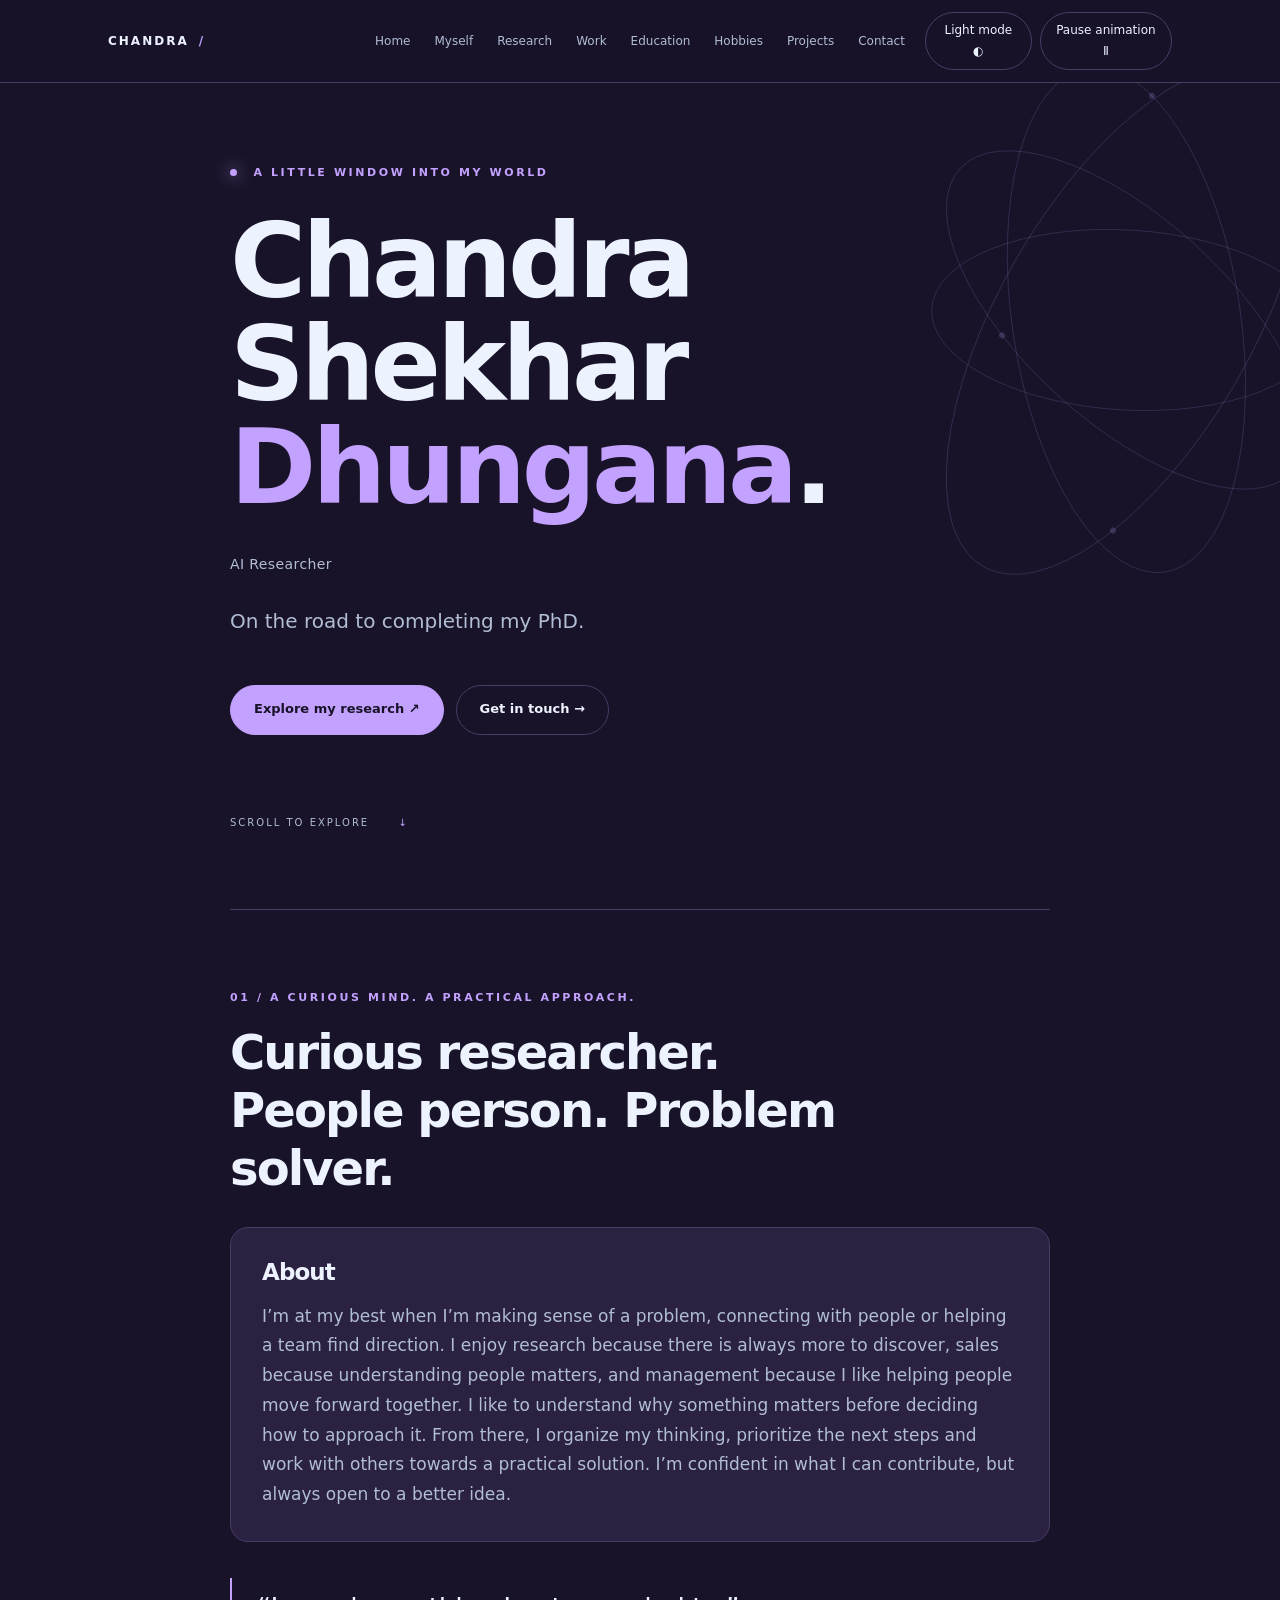
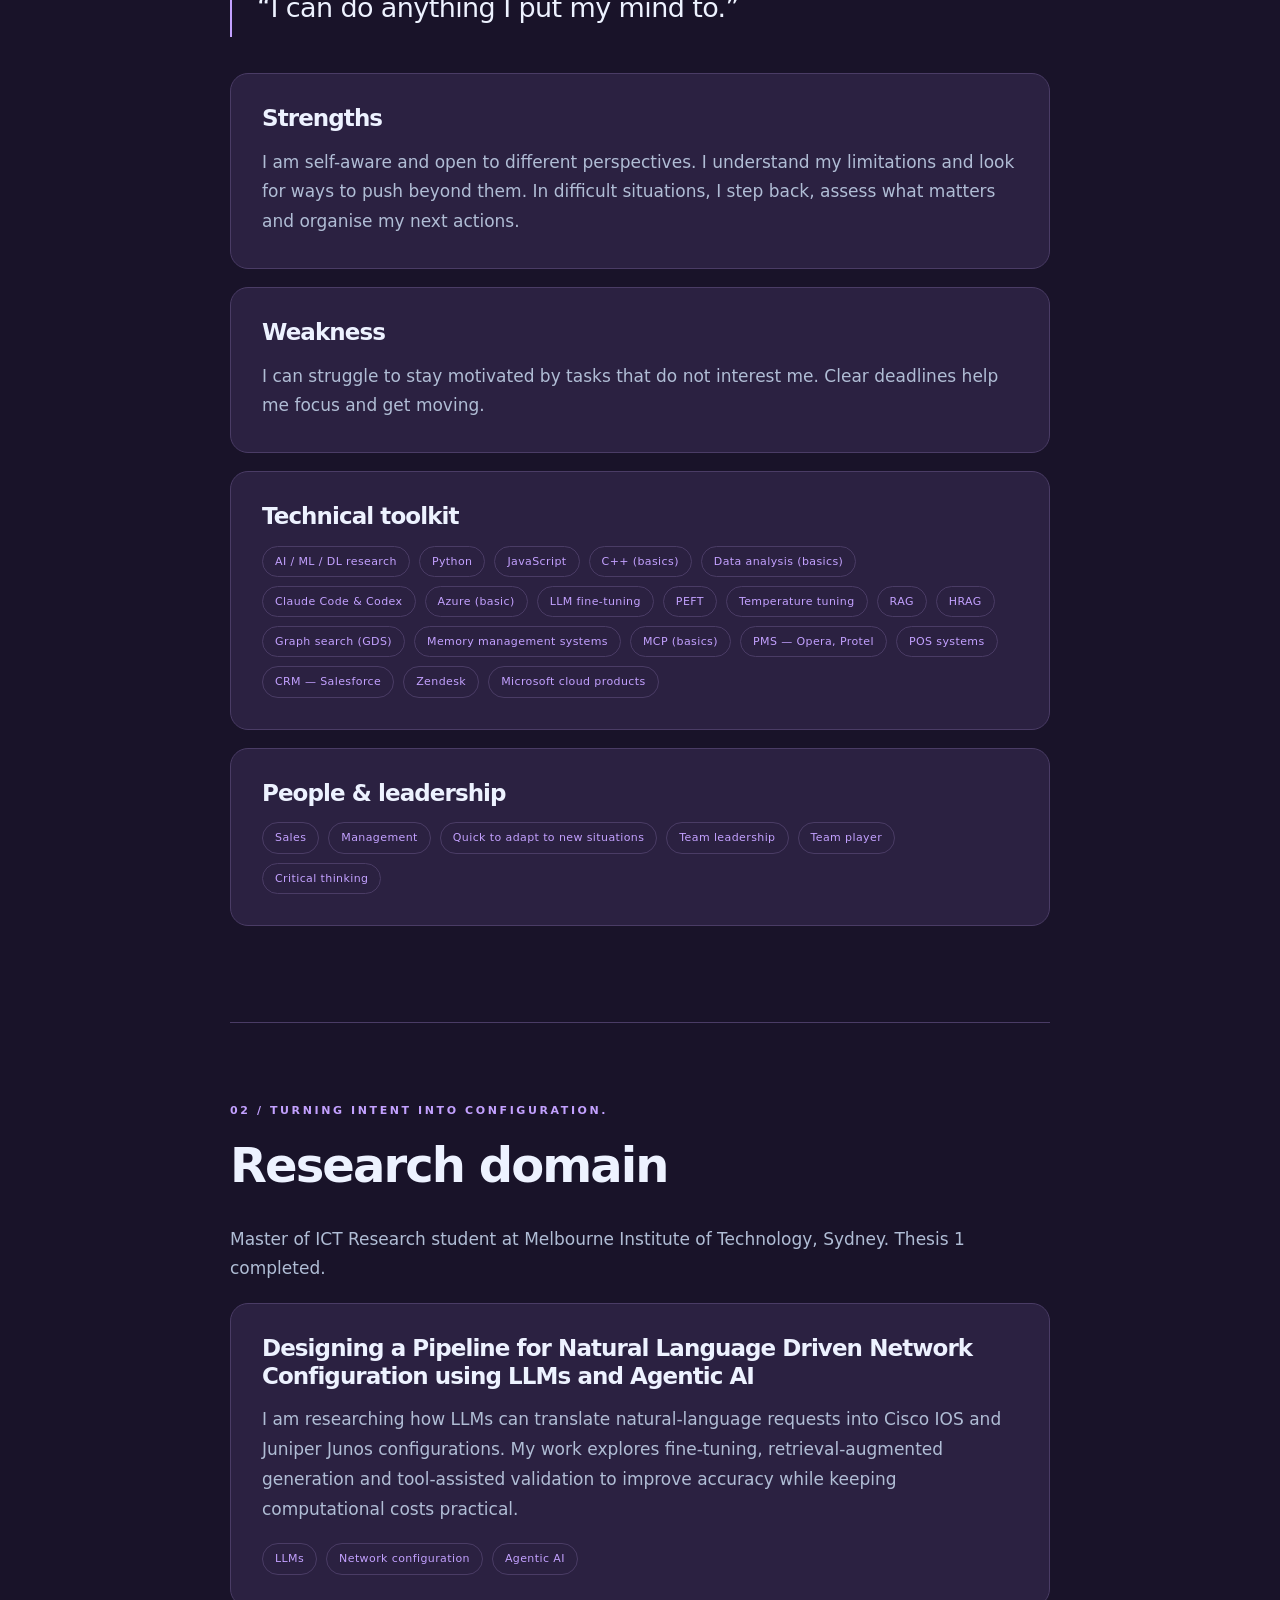
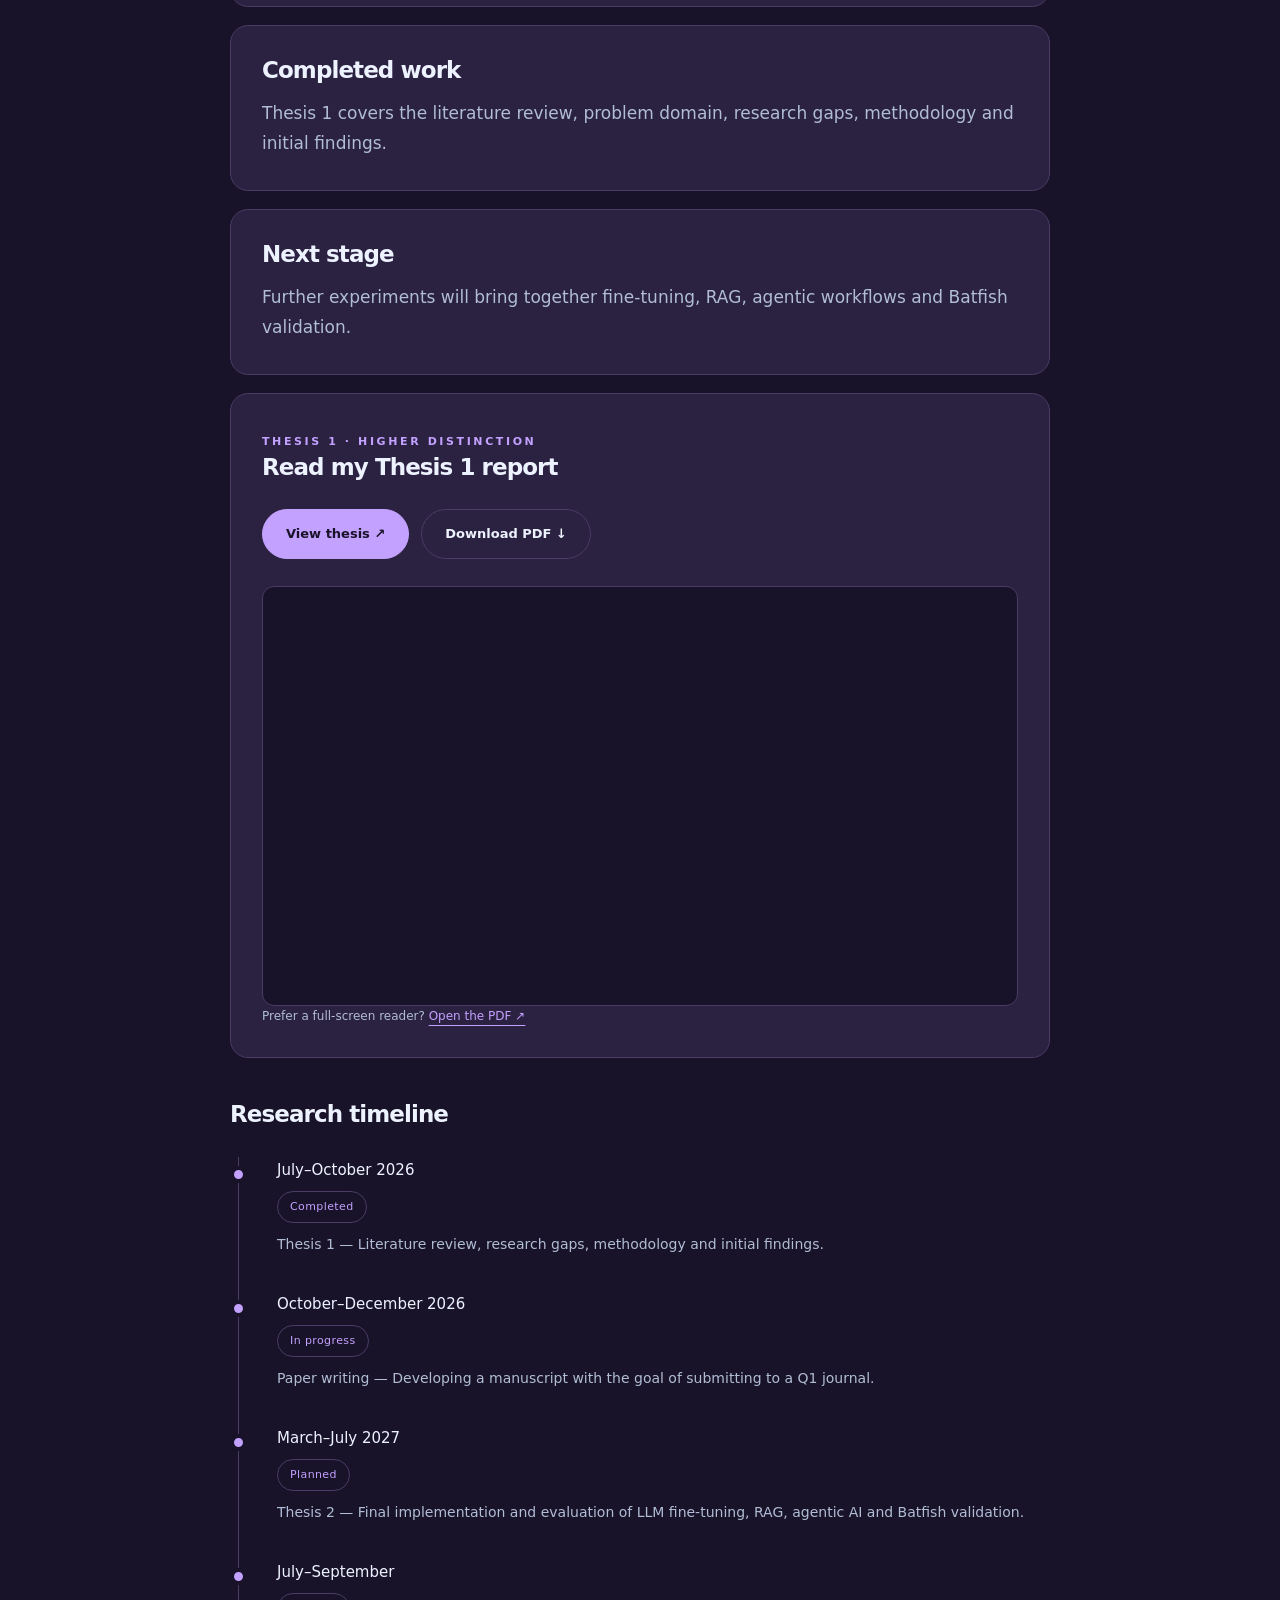
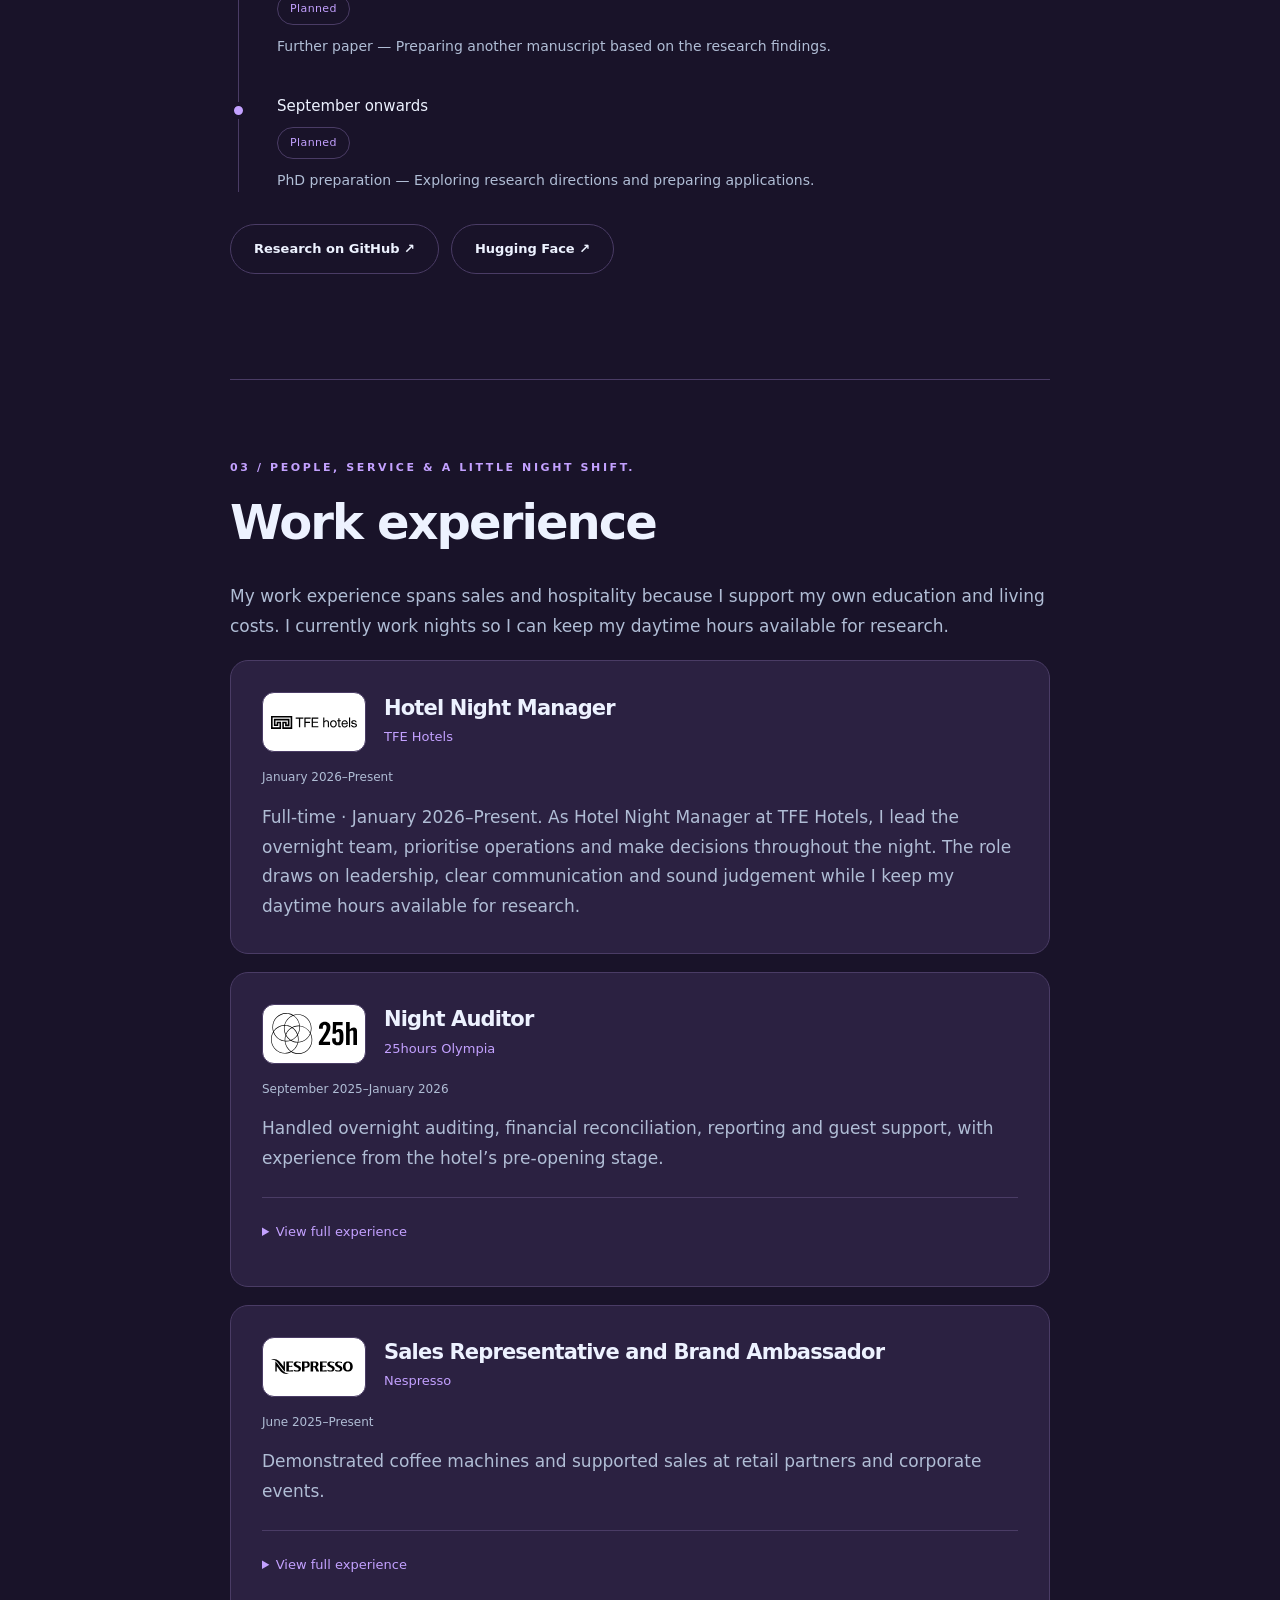
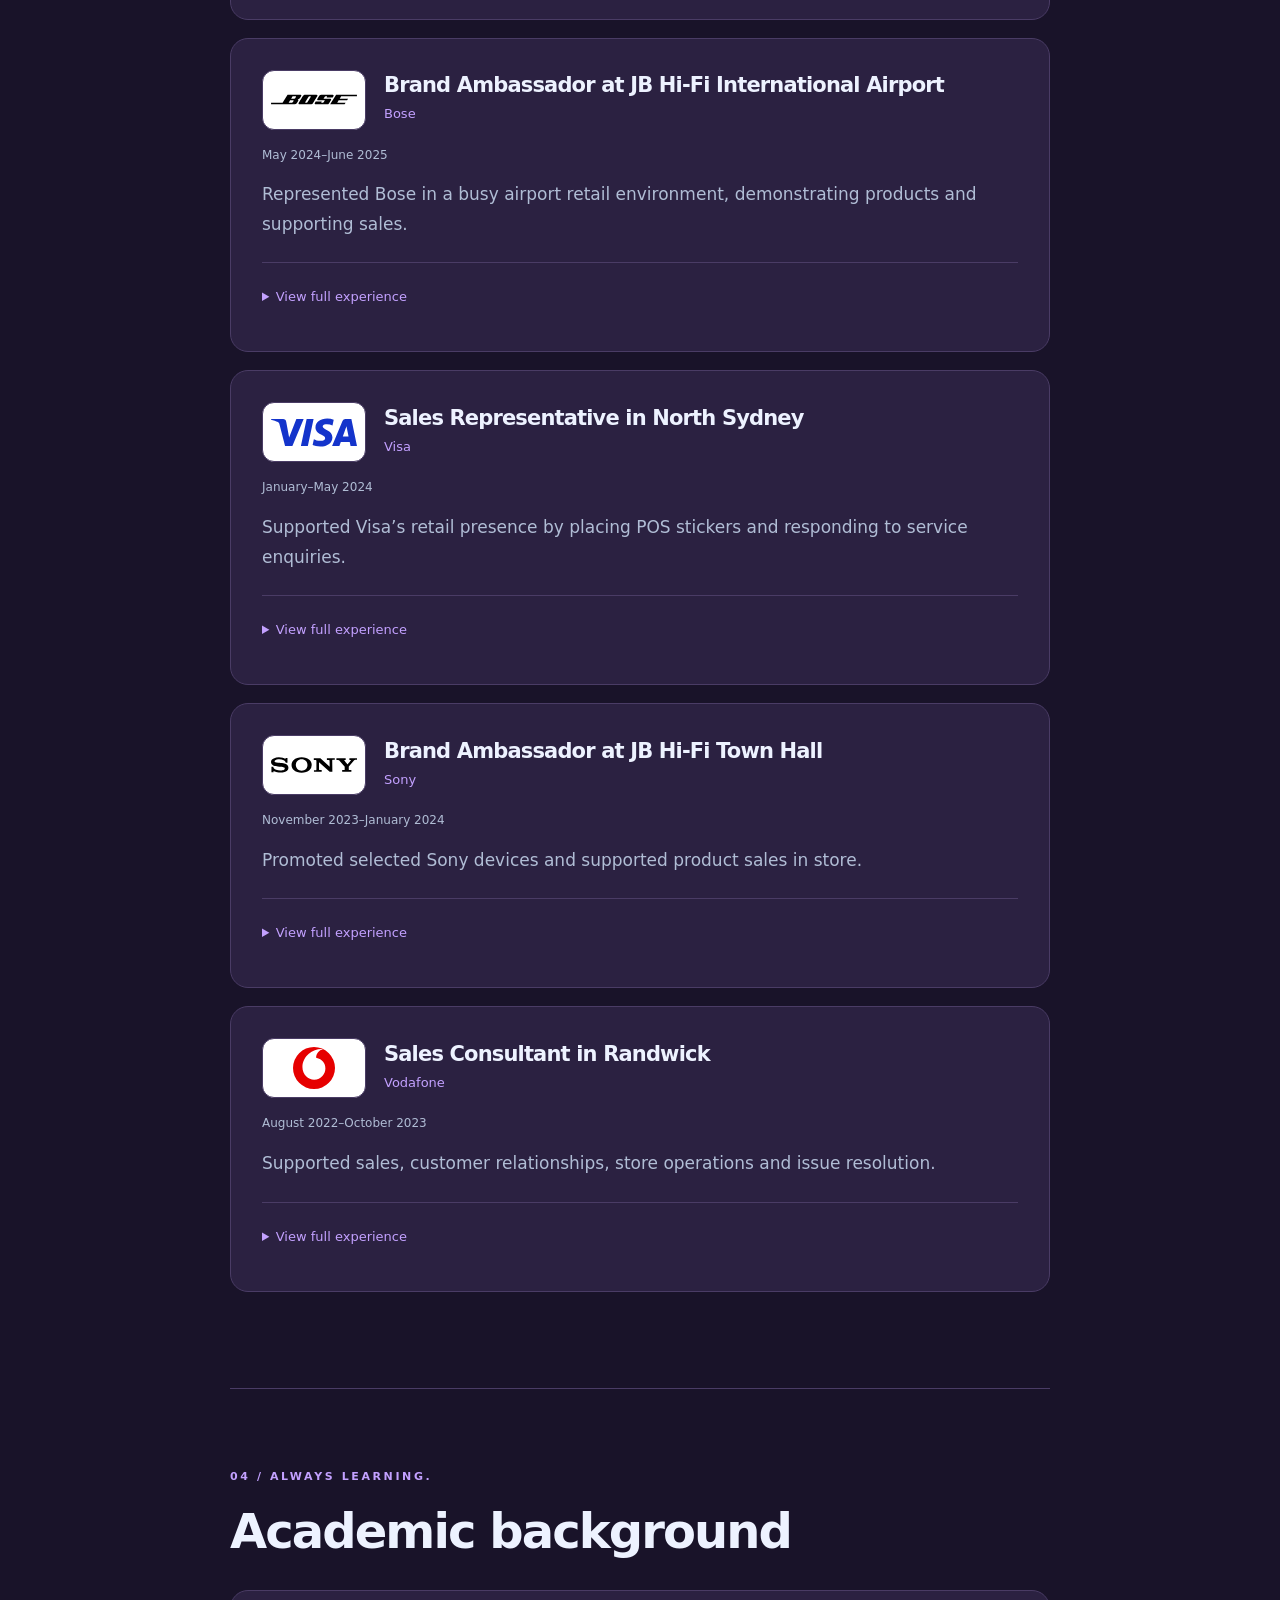
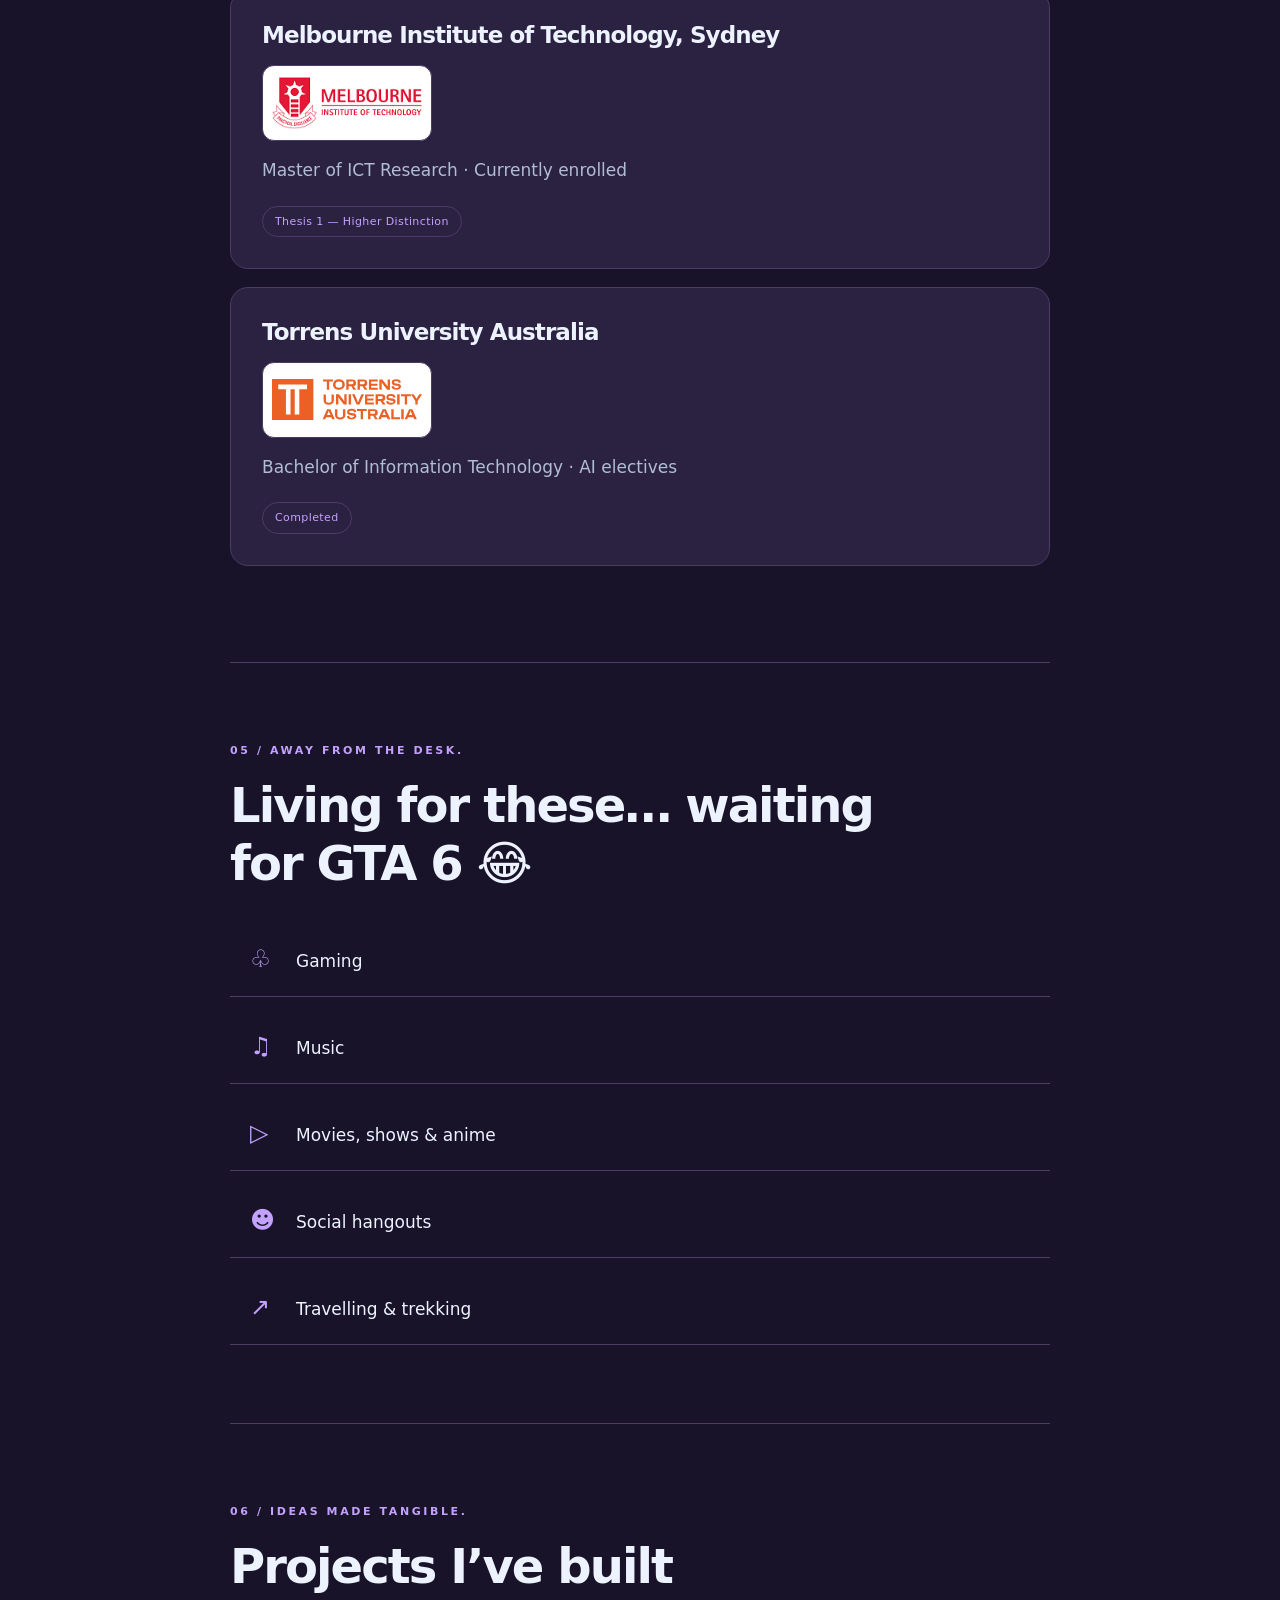
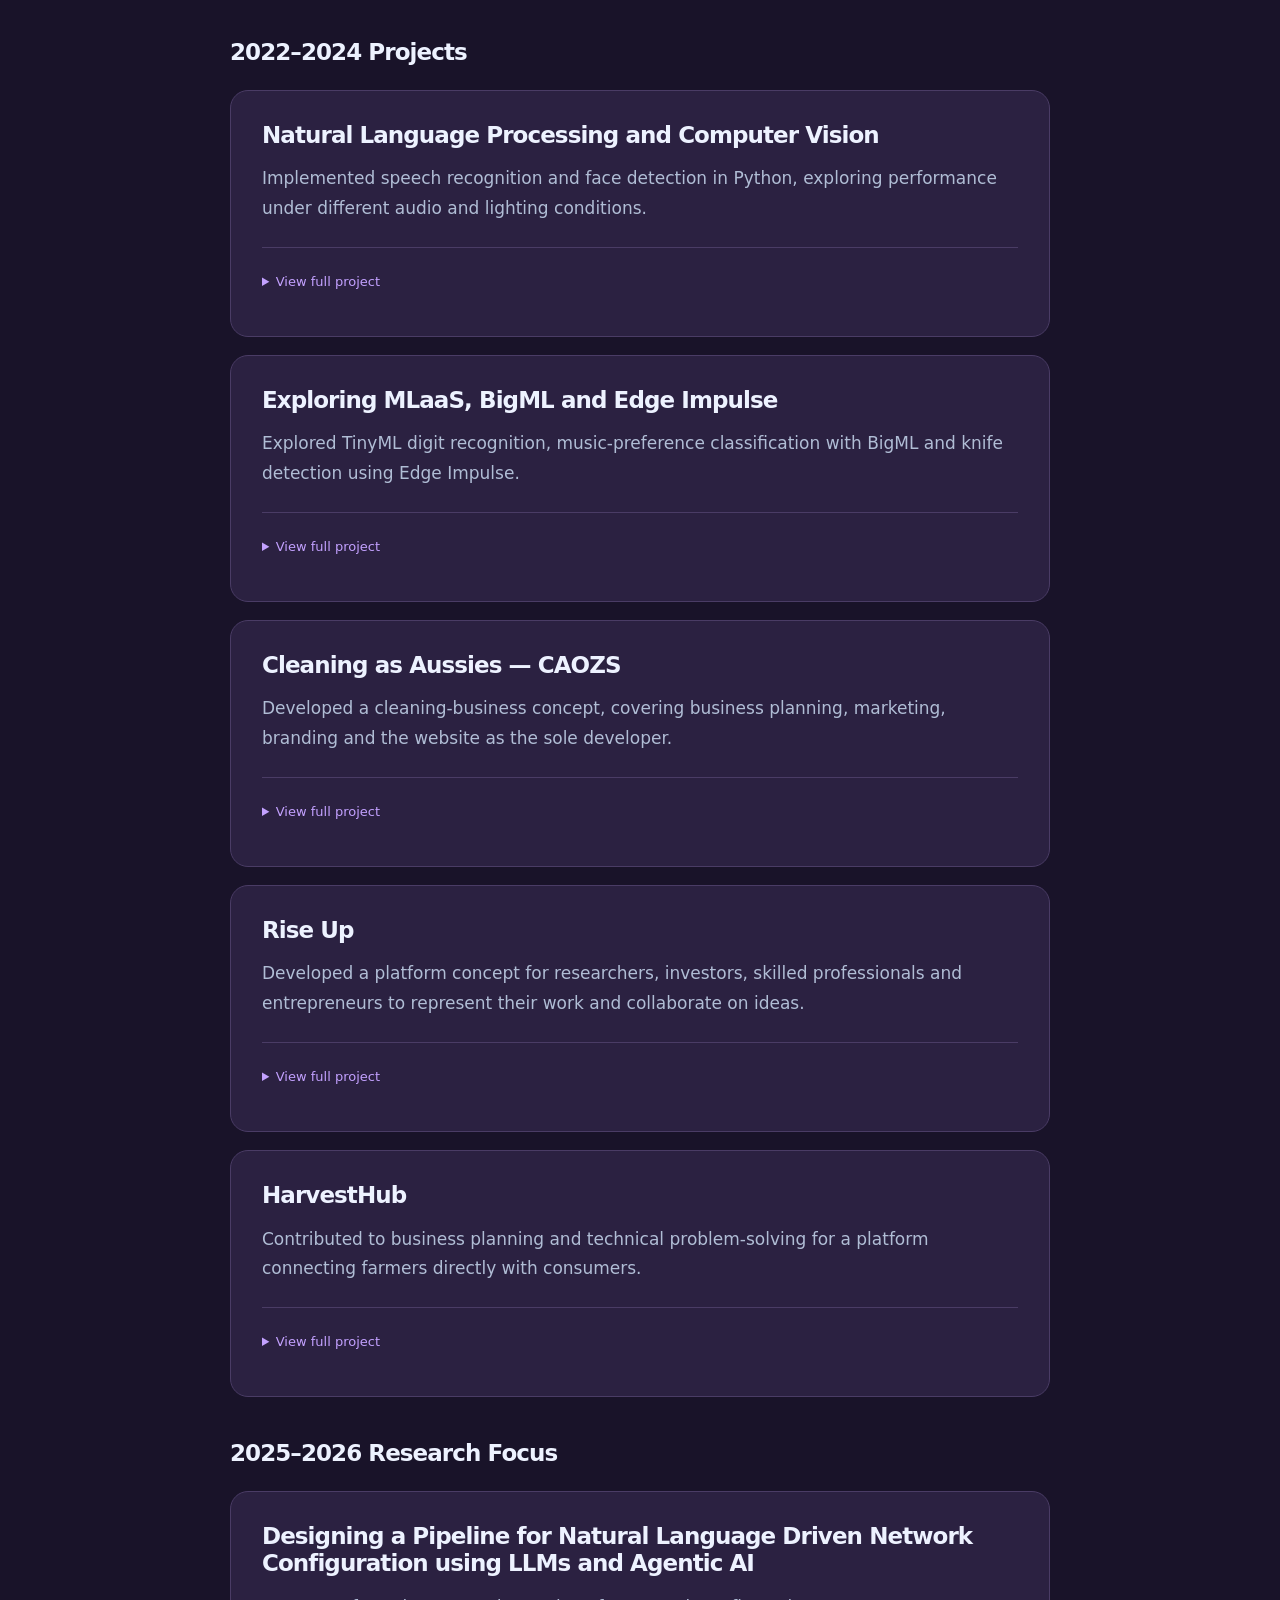
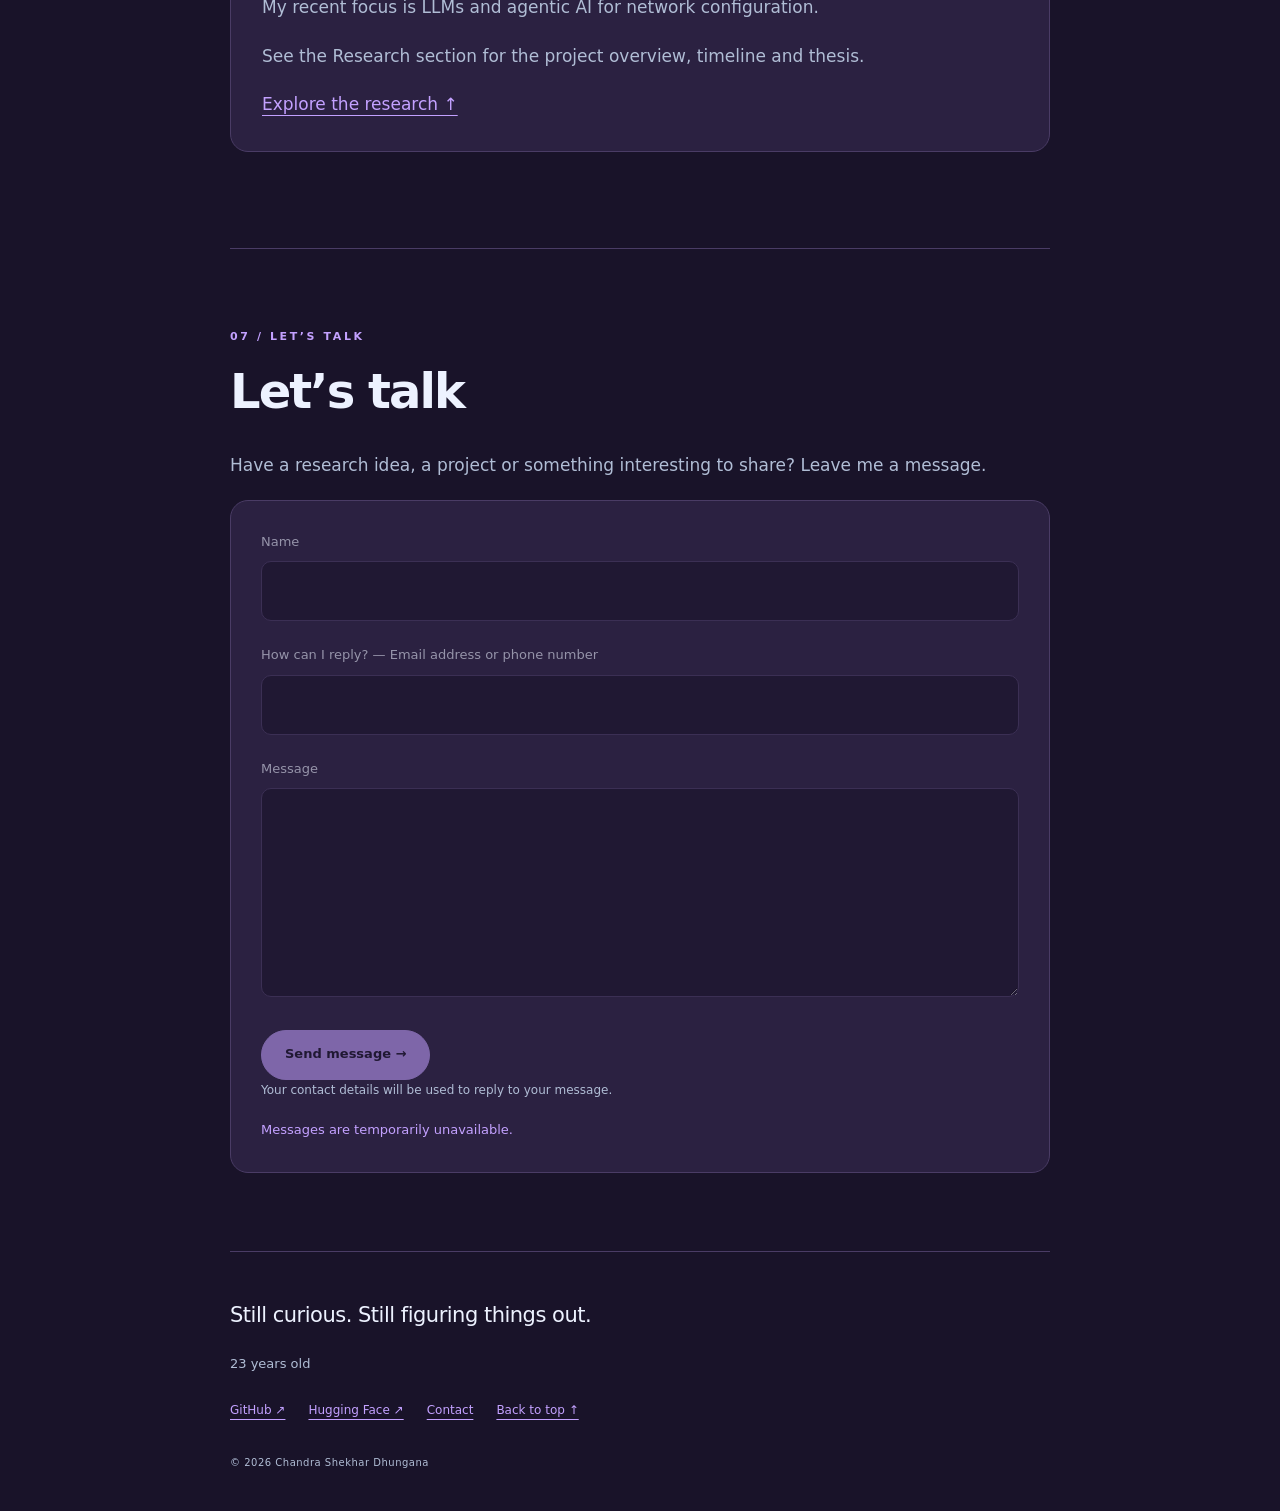
<file: index.html>
<!doctype html><html lang="en" data-theme="dark"><head><meta charset="utf-8"><meta name="viewport" content="width=device-width,initial-scale=1"><title>Chandra Shekhar Dhungana | Research, people &amp; possibilities</title><meta name="description" content="On the road to completing my PhD."><meta name="theme-color" content="#191329"><script>try{document.documentElement.dataset.theme=localStorage.getItem('orbital-theme')||'dark'}catch(e){}</script><link rel="icon" href="assets/favicon.svg"><link rel="stylesheet" href="assets/styles.css"><script src="assets/site.js" defer></script><script src="assets/background.js" defer></script></head><body id="top"><a class="skip" href="#main">Skip to content</a><canvas id="orbits" aria-hidden="true"></canvas><header><div class="header-inner"><a class="brand" href="index.html" aria-label="Chandra — home">CHANDRA<span class="brand-dot"> / </span></a><div class="controls"><button id="theme" type="button">Light mode ◐</button><button id="motion" type="button" aria-pressed="false">Pause animation Ⅱ</button><button id="menu" class="menu" aria-expanded="false" aria-controls="nav">Menu ☰</button></div></div><nav id="nav" aria-label="Main navigation"><a href="index.html#home">Home</a><a href="index.html#myself">Myself</a><a href="index.html#research">Research</a><a href="index.html#work">Work</a><a href="index.html#education">Education</a><a href="index.html#hobbies">Hobbies</a><a href="index.html#projects">Projects</a><a href="index.html#contact">Contact</a></nav></header><main id="main"><section id="home" class="hero"><div class="eyebrow"><span class="live-dot"></span> A LITTLE WINDOW INTO MY WORLD</div><h1>Chandra<br>Shekhar<br><span>Dhungana<span class="heading-dot">.</span></span></h1><p class="roles">AI Researcher</p><p class="intro">On the road to completing my PhD.</p><div class="actions"><a class="button primary" href="#research">Explore my research ↗</a><a class="button" href="#contact">Get in touch →</a></div><a class="scroll-cue" href="#myself">SCROLL TO EXPLORE <span>↓</span></a></section><section id="myself" aria-labelledby="myself-title"><div class="section-label">01 / A curious mind. A practical approach.</div><h2 id="myself-title">Curious researcher. People person. Problem solver.</h2><article class="card "><h3>About</h3><p>I’m at my best when I’m making sense of a problem, connecting with people or helping a team find direction. I enjoy research because there is always more to discover, sales because understanding people matters, and management because I like helping people move forward together. I like to understand why something matters before deciding how to approach it. From there, I organize my thinking, prioritize the next steps and work with others towards a practical solution. I’m confident in what I can contribute, but always open to a better idea.</p></article><blockquote>“I can do anything I put my mind to.”</blockquote><article class="card "><h3>Strengths</h3><p>I am self-aware and open to different perspectives. I understand my limitations and look for ways to push beyond them. In difficult situations, I step back, assess what matters and organise my next actions.</p></article><article class="card "><h3>Weakness</h3><p>I can struggle to stay motivated by tasks that do not interest me. Clear deadlines help me focus and get moving.</p></article><article class="card "><h3>Technical toolkit</h3><div class="tags"><span>AI / ML / DL research</span><span>Python</span><span>JavaScript</span><span>C++ (basics)</span><span>Data analysis (basics)</span><span>Claude Code &amp; Codex</span><span>Azure (basic)</span><span>LLM fine-tuning</span><span>PEFT</span><span>Temperature tuning</span><span>RAG</span><span>HRAG</span><span>Graph search (GDS)</span><span>Memory management systems</span><span>MCP (basics)</span><span>PMS — Opera, Protel</span><span>POS systems</span><span>CRM — Salesforce</span><span>Zendesk</span><span>Microsoft cloud products</span></div></article><article class="card "><h3>People &amp; leadership</h3><div class="tags"><span>Sales</span><span>Management</span><span>Quick to adapt to new situations</span><span>Team leadership</span><span>Team player</span><span>Critical thinking</span></div></article></section><section id="research" aria-labelledby="research-title"><div class="section-label">02 / Turning intent into configuration.</div><h2 id="research-title">Research domain</h2><p>Master of ICT Research student at Melbourne Institute of Technology, Sydney. Thesis 1 completed.</p><article class="card "><h3>Designing a Pipeline for Natural Language Driven Network Configuration using LLMs and Agentic AI</h3><p>I am researching how LLMs can translate natural-language requests into Cisco IOS and Juniper Junos configurations. My work explores fine-tuning, retrieval-augmented generation and tool-assisted validation to improve accuracy while keeping computational costs practical.</p><div class="tags"><span>LLMs</span><span>Network configuration</span><span>Agentic AI</span></div></article><article class="card "><h3>Completed work</h3><p>Thesis 1 covers the literature review, problem domain, research gaps, methodology and initial findings.</p></article><article class="card "><h3>Next stage</h3><p>Further experiments will bring together fine-tuning, RAG, agentic workflows and Batfish validation.</p></article><article class="card"><span class="eyebrow">THESIS 1 · HIGHER DISTINCTION</span><h3>Read my Thesis 1 report</h3><div class="actions"><a class="button primary" href="thesis.html">View thesis ↗</a><a class="button" href="assets/Thesis1_ChandraDhungana.pdf" download>Download PDF ↓</a></div><iframe class="pdf small-reader" src="assets/Thesis1_ChandraDhungana.pdf#page=1" title="Thesis 1 PDF preview" loading="lazy"></iframe><p class="caption">Prefer a full-screen reader? <a href="assets/Thesis1_ChandraDhungana.pdf" target="_blank">Open the PDF ↗</a></p></article><h3 class="subheading">Research timeline</h3><ol class="timeline"><li><time>July–October 2026</time><span class="pill">Completed</span><p>Thesis 1 — Literature review, research gaps, methodology and initial findings.</p></li><li><time>October–December 2026</time><span class="pill">In progress</span><p>Paper writing — Developing a manuscript with the goal of submitting to a Q1 journal.</p></li><li><time>March–July 2027</time><span class="pill">Planned</span><p>Thesis 2 — Final implementation and evaluation of LLM fine-tuning, RAG, agentic AI and Batfish validation.</p></li><li><time>July–September</time><span class="pill">Planned</span><p>Further paper — Preparing another manuscript based on the research findings.</p></li><li><time>September onwards</time><span class="pill">Planned</span><p>PhD preparation — Exploring research directions and preparing applications.</p></li></ol><div class="actions"><a class="button" href="https://github.com/Epetra1/llm-network-config-pipeline">Research on GitHub ↗</a><a class="button" href="https://huggingface.co/ChandraDhungana">Hugging Face ↗</a></div></section><section id="work" aria-labelledby="work-title"><div class="section-label">03 / People, service &amp; a little night shift.</div><h2 id="work-title">Work experience</h2><p>My work experience spans sales and hospitality because I support my own education and living costs. I currently work nights so I can keep my daytime hours available for research.</p><article class="card job"><div class="role-heading"><a class="logo-tile" href="https://www.tfehotels.com" target="_blank" rel="noopener noreferrer" aria-label="TFE Hotels official website"><img class="brand-logo" src="assets/tfe-hotels.svg" alt="TFE Hotels logo" loading="lazy"></a><div><h3>Hotel Night Manager</h3><p class="org">TFE Hotels</p></div></div><p class="caption">January 2026–Present</p><p>Full-time · January 2026–Present. As Hotel Night Manager at TFE Hotels, I lead the overnight team, prioritise operations and make decisions throughout the night. The role draws on leadership, clear communication and sound judgement while I keep my daytime hours available for research.</p></article><article class="card job"><div class="role-heading"><a class="logo-tile" href="https://25hours-hotels.com" target="_blank" rel="noopener noreferrer" aria-label="25hours Hotels official website"><img class="brand-logo" src="assets/25hours.svg" alt="25hours Hotels logo" loading="lazy"></a><div><h3>Night Auditor</h3><p class="org">25hours Olympia</p></div></div><p class="caption">September 2025–January 2026</p><p>Handled overnight auditing, financial reconciliation, reporting and guest support, with experience from the hotel’s pre-opening stage.</p><details><summary>View full experience</summary><div class="original"><p>Responsibility – Assisting with all night auditing tasks such as – Reports documentation and emailing to respective departments, Balancing venue POS to OPERA reconciliation, PM account Management, Open folio follow-ups, Arrival – Departure charges and reservation notes verification, trace follow-ups, Daily Handover-log management and acknowledgement and more. Check-in-Checkout guests, follow up guest requests and coordinate with Housekeeping for smooth service. Achievements: Understood and got fluent in System, Operation and Guest Service in short period of time.</p><h4>Operational and pre-opening experience</h4><p>Working at 25hours Olympia (Accor property), one of the finest boutique hotels with huge popularity and a strong brand image, especially in Europe and Dubai, gave me deeper exposure to hotel operations. From pre-opening training to the initial phase of a challenging opening, I gained valuable hands-on experience. I was personally hired around 5–6 weeks prior to the opening date and was trained in the system, daily operations, and brand values to align with the team vibe and ensure a smooth opening. During the pre-opening phase, we assisted the team by decorating the front desk and supporting housekeeping in decorating rooms as per the planogram. We were also given multiple tours of the unfinished building, which helped us gain a deeper understanding of the building layout and design.</p><p>From the day we were open, night team operated without Night manager for about 2 months. Me and my colleagues drafted all tasks needs to be done according to dynamic requirements of different departments. Balancing finances of 4 different venues, forwarding reports to specific departments, creating SOPs (cause of initial stage of opening), insuring smooth Arrival and Departure, VIP listing, Excell format creation for different lists (NoShow, Availability of Week, Events, and more ) with alignment of brand value (colour code, Email formats, Brand slogans ) were some of tasks our night team seemed to successfully accomplish.</p></div></details></article><article class="card job"><div class="role-heading"><a class="logo-tile" href="https://www.nespresso.com/au/en" target="_blank" rel="noopener noreferrer" aria-label="Nespresso official website"><img class="brand-logo" src="assets/nespresso.svg" alt="Nespresso logo" loading="lazy"></a><div><h3>Sales Representative and Brand Ambassador</h3><p class="org">Nespresso</p></div></div><p class="caption">June 2025–Present</p><p>Demonstrated coffee machines and supported sales at retail partners and corporate events.</p><details><summary>View full experience</summary><div class="original"><p>Responsibility: Demonstration and Sales of coffee machines in Retail partners (Harvey Norman, The Good Guys, etc.) and sometimes Commercial Machine Demos on Event Venues (Doltone house) on special corporate events. Achieved great sales results (specially on busy times such as black Friday and boxing day) and were able to gradually improve in coffee testing quality.</p></div></details></article><article class="card job"><div class="role-heading"><a class="logo-tile" href="https://www.bose.com" target="_blank" rel="noopener noreferrer" aria-label="Bose official website"><img class="brand-logo" src="assets/bose.svg" alt="Bose logo" width="48" height="48" loading="lazy"></a><div><h3>Brand Ambassador at JB Hi-Fi International Airport</h3><p class="org">Bose</p></div></div><p class="caption">May 2024–June 2025</p><p>Represented Bose in a busy airport retail environment, demonstrating products and supporting sales.</p><details><summary>View full experience</summary><div class="original"><p>Represent Bose in a high-traffic store, driving sales. Achieved record-breaking sales, exceeding targets, and impressing managers</p></div></details></article><article class="card job"><div class="role-heading"><a class="logo-tile" href="https://www.visa.com" target="_blank" rel="noopener noreferrer" aria-label="Visa official website"><img class="brand-logo" src="assets/visa.svg" alt="Visa logo" width="48" height="48" loading="lazy"></a><div><h3>Sales Representative in North Sydney</h3><p class="org">Visa</p></div></div><p class="caption">January–May 2024</p><p>Supported Visa’s retail presence by placing POS stickers and responding to service enquiries.</p><details><summary>View full experience</summary><div class="original"><p>Deployed POS stickers and handled Visa service queries. Recognized as a top performer in NSW.</p></div></details></article><article class="card job"><div class="role-heading"><a class="logo-tile" href="https://www.sony.com" target="_blank" rel="noopener noreferrer" aria-label="Sony official website"><img class="brand-logo" src="assets/sony.svg" alt="Sony logo" width="48" height="48" loading="lazy"></a><div><h3>Brand Ambassador at JB Hi-Fi Town Hall</h3><p class="org">Sony</p></div></div><p class="caption">November 2023–January 2024</p><p>Promoted selected Sony devices and supported product sales in store.</p><details><summary>View full experience</summary><div class="original"><p>Drove sales of targeted devices in JB Hi-fi. Achieved Best Performer in NSW for targeted device sales.</p></div></details></article><article class="card job"><div class="role-heading"><a class="logo-tile" href="https://www.vodafone.com" target="_blank" rel="noopener noreferrer" aria-label="Vodafone official website"><img class="brand-logo" src="assets/vodafone.svg" alt="Vodafone logo" width="48" height="48" loading="lazy"></a><div><h3>Sales Consultant in Randwick</h3><p class="org">Vodafone</p></div></div><p class="caption">August 2022–October 2023</p><p>Supported sales, customer relationships, store operations and issue resolution.</p><details><summary>View full experience</summary><div class="original"><p>Drove sales, maintained customer relations, handled store functions, led team strategies, and resolved issues. Achievement: Got 100% in misery shopper within 2 and half months of getting into sales and customer service.</p></div></details></article></section><section id="education" aria-labelledby="education-title"><div class="section-label">04 / Always learning.</div><h2 id="education-title">Academic background</h2><article class="card "><h3>Melbourne Institute of Technology, Sydney</h3><a class="logo-tile edu-logo" href="https://www.mit.edu.au" target="_blank" rel="noopener noreferrer" aria-label="Melbourne Institute of Technology official website"><img class="brand-logo" src="assets/melbourne-institute-of-technology.png" alt="Melbourne Institute of Technology logo" loading="lazy"></a><p>Master of ICT Research · Currently enrolled</p><span class="pill">Thesis 1 — Higher Distinction</span></article><article class="card "><h3>Torrens University Australia</h3><a class="logo-tile edu-logo" href="https://www.torrens.edu.au" target="_blank" rel="noopener noreferrer" aria-label="Torrens University Australia official website"><img class="brand-logo" src="assets/torrens-university.svg" alt="Torrens University Australia logo" loading="lazy"></a><p>Bachelor of Information Technology · AI electives</p><span class="pill">Completed</span></article></section><section id="hobbies" aria-labelledby="hobbies-title"><div class="section-label">05 / Away from the desk.</div><h2 id="hobbies-title">Living for these… waiting for GTA 6 😂</h2><div class="hobbies"><span><b aria-hidden="true">♧</b>Gaming</span><span><b aria-hidden="true">♫</b>Music</span><span><b aria-hidden="true">▷</b>Movies, shows &amp; anime</span><span><b aria-hidden="true">☻</b>Social hangouts</span><span><b aria-hidden="true">↗</b>Travelling &amp; trekking</span></div></section><section id="projects" aria-labelledby="projects-title"><div class="section-label">06 / Ideas made tangible.</div><h2 id="projects-title">Projects I’ve built</h2><h3 class="subheading">2022–2024 Projects</h3><article class="card "><h3>Natural Language Processing and Computer Vision</h3><p>Implemented speech recognition and face detection in Python, exploring performance under different audio and lighting conditions.</p><details><summary>View full project</summary><div class="original"><p>1. Natural Language Processing and Computer Vision Problem Sets: <a href="https://drive.google.com/drive/folders/1Ue8qnghkkoaiQyvmIVMZcA1LRDP1FXZn?usp=drive_link" target="_blank" rel="noopener noreferrer">https://drive.google.com/drive/folders/1Ue8qnghkkoaiQyvmIVMZcA1LRDP1FXZn?usp=drive_link</a></p><p>This project was the final assessment for the Application of Artificial Intelligence (AAI202) course. It involved implementing speech recognition and face detection using Python. The Google Speech Recognition API was used to convert spoken language into text, while the Haar Cascade Classifier identified faces in video frames. Testing showed high accuracy in controlled environments but faced challenges with noise and low light, highlighting areas for improvement.</p></div></details></article><article class="card "><h3>Exploring MLaaS, BigML and Edge Impulse</h3><p>Explored TinyML digit recognition, music-preference classification with BigML and knife detection using Edge Impulse.</p><details><summary>View full project</summary><div class="original"><p>2. Exploring MLaaS, BigML, and Edge Impulse for AI-Driven Predictions: <a href="https://drive.google.com/drive/folders/1Zw0yWDZRpRMBWHrkY9YLiBxBuYZ8Fo6B?usp=drive_link" target="_blank" rel="noopener noreferrer">https://drive.google.com/drive/folders/1Zw0yWDZRpRMBWHrkY9YLiBxBuYZ8Fo6B?usp=drive_link</a></p><p>In this journey: I conducted research on implementing machine learning for handwritten digit recognition using TinyML. This study explores the use of TensorFlow Lite and the MNIST dataset to develop an optimized model for deployment on resource-constrained devices like the Raspberry Pi Pico.</p><p>I researched Machine Learning as a Service (MLaaS) using the BigML platform. I explored the entire machine learning pipeline, from data preprocessing to model evaluation, focusing on a classification task to predict user preferences for music tracks.</p><p>I developed a knife detection model using Edge Impulse.</p></div></details></article><article class="card "><h3>Cleaning as Aussies — CAOZS</h3><p>Developed a cleaning-business concept, covering business planning, marketing, branding and the website as the sole developer.</p><details><summary>View full project</summary><div class="original"><p>Cleaning as Aussies (CAOZS) Website: <a href="https://www.caozs.com" target="_blank" rel="noopener noreferrer">www.caozs.com</a> Project Link: <a href="https://github.com/123epetra/Clean-Aussie" target="_blank" rel="noopener noreferrer">https://github.com/123epetra/Clean-Aussie</a></p><p>This was one of my first Work-Integrated Learning (WIL) projects. I wanted to explore the cleaning industry because I observed numerous inefficiencies that could be resolved through critical thinking and proper planning, such as subcontracting chains that break trust, transparency, and job effectiveness.</p><p>I was the sole developer for this project, handling everything from business planning to technical solutions. I created the business plan, marketing strategy, name, logo, website, and all necessary components.</p></div></details></article><article class="card "><h3>Rise Up</h3><p>Developed a platform concept for researchers, investors, skilled professionals and entrepreneurs to represent their work and collaborate on ideas.</p><details><summary>View full project</summary><div class="original"><p>Rise Up (Researchers, Investors, Skilled Professionals, Entrepreneurs) Backend (Django App): <a href="https://github.com/Epetra1/Dream_RiseUp_django" target="_blank" rel="noopener noreferrer">https://github.com/Epetra1/Dream_RiseUp_django</a> Frontend (React App): <a href="https://github.com/Epetra1/Dream_RiseUp_react" target="_blank" rel="noopener noreferrer">https://github.com/Epetra1/Dream_RiseUp_react</a> This is an ongoing project aimed at building a platform for innovation. It enables entrepreneurs, investors, researchers, skilled professionals, and enthusiasts to collaborate and develop new ideas and projects to create a better world.</p><p>The core purpose of this platform is to effectively document and represent various entities—such as businesses, individuals, ideas, companies, books, and more, so that their digital presence is an accurate reflection of reality, unlike social media, where representation is often more fantasy than fact.</p></div></details></article><article class="card "><h3>HarvestHub</h3><p>Contributed to business planning and technical problem-solving for a platform connecting farmers directly with consumers.</p><details><summary>View full project</summary><div class="original"><p>HarvestHub <a href="https://drive.google.com/drive/folders/1ALW5fD-l3rJAIwKv1uz1VFoNXuuGWmMb?usp=drive_link" target="_blank" rel="noopener noreferrer">https://drive.google.com/drive/folders/1ALW5fD-l3rJAIwKv1uz1VFoNXuuGWmMb?usp=drive_link</a></p><p>This WIL project was developed as part of our AWT assessment. It presents a solution to food waste reduction, increasing farmers&#x27; profitability, and controlling costs by creating a platform where farmers and consumers can trade directly without middlemen.</p><p>My contribution focused on business planning and addressing technical challenges.</p></div></details></article><h3 class="subheading">2025–2026 Research Focus</h3><article class="card "><h3>Designing a Pipeline for Natural Language Driven Network Configuration using LLMs and Agentic AI</h3><p>My recent focus is LLMs and agentic AI for network configuration.</p><p>See the Research section for the project overview, timeline and thesis.</p><a class="text-link" href="#research">Explore the research ↑</a></article></section><section id="contact" aria-labelledby="contact-title"><div class="section-label">07 / Let’s talk</div><h2 id="contact-title">Let’s talk</h2><p>Have a research idea, a project or something interesting to share? Leave me a message.</p><form id="contact-form"><fieldset disabled><label for="name">Name</label><input id="name" name="name" autocomplete="name" minlength="2" maxlength="100" required><label for="reply">How can I reply? — Email address or phone number</label><input id="reply" name="reply" autocomplete="email" maxlength="150" required><label for="message">Message</label><textarea id="message" name="message" rows="6" minlength="10" maxlength="5000" required></textarea><div class="honey" aria-hidden="true"><label>Leave blank<input name="website" tabindex="-1" autocomplete="off"></label></div><button class="button primary" type="submit">Send message →</button></fieldset><p class="caption">Your contact details will be used to reply to your message.</p><p class="form-status" role="status">Messages are temporarily unavailable.</p></form></section></main><footer><p class="footer-line">Still curious. Still figuring things out.</p><p id="age"></p><div class="footer-links"><a href="https://github.com/Epetra1">GitHub ↗</a><a href="https://huggingface.co/ChandraDhungana">Hugging Face ↗</a><a href="index.html#contact">Contact</a><a href="#top">Back to top ↑</a></div><small>© <span id="year">2026</span> Chandra Shekhar Dhungana</small></footer></body></html>
</file>
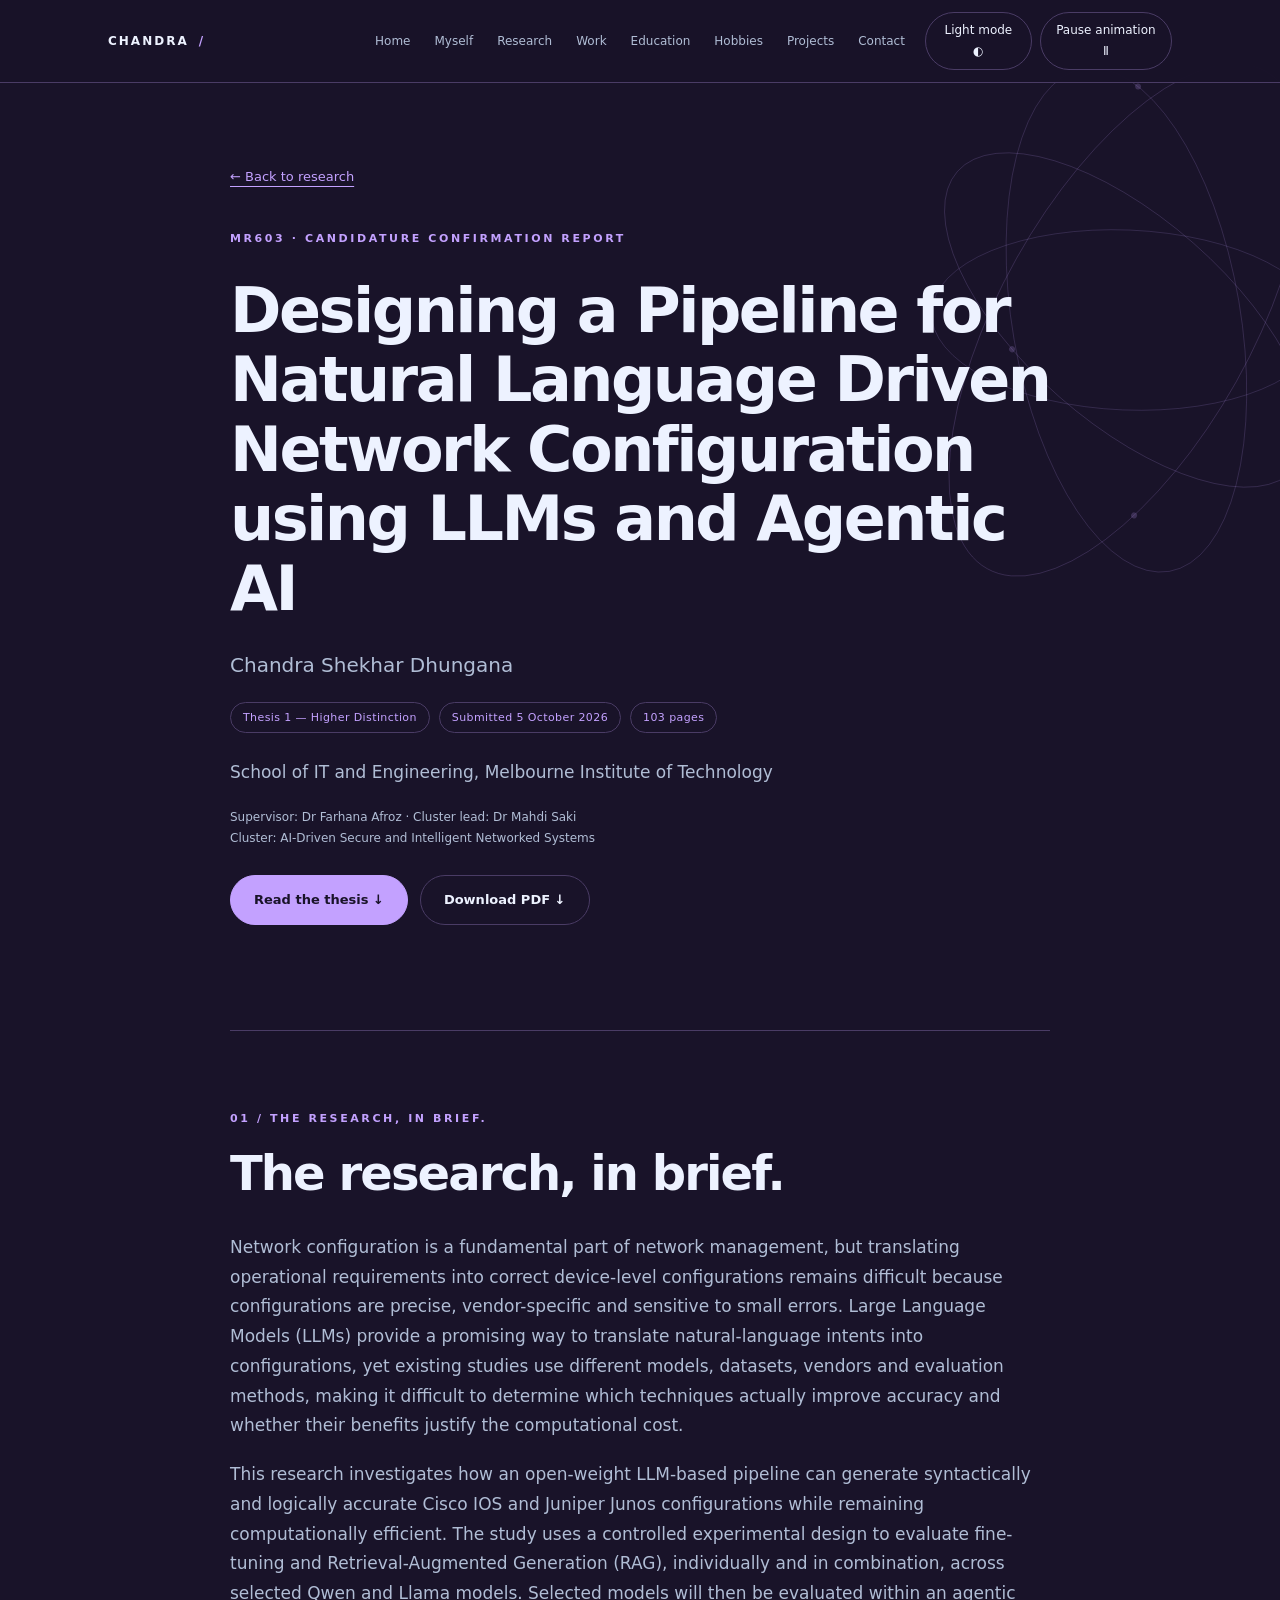
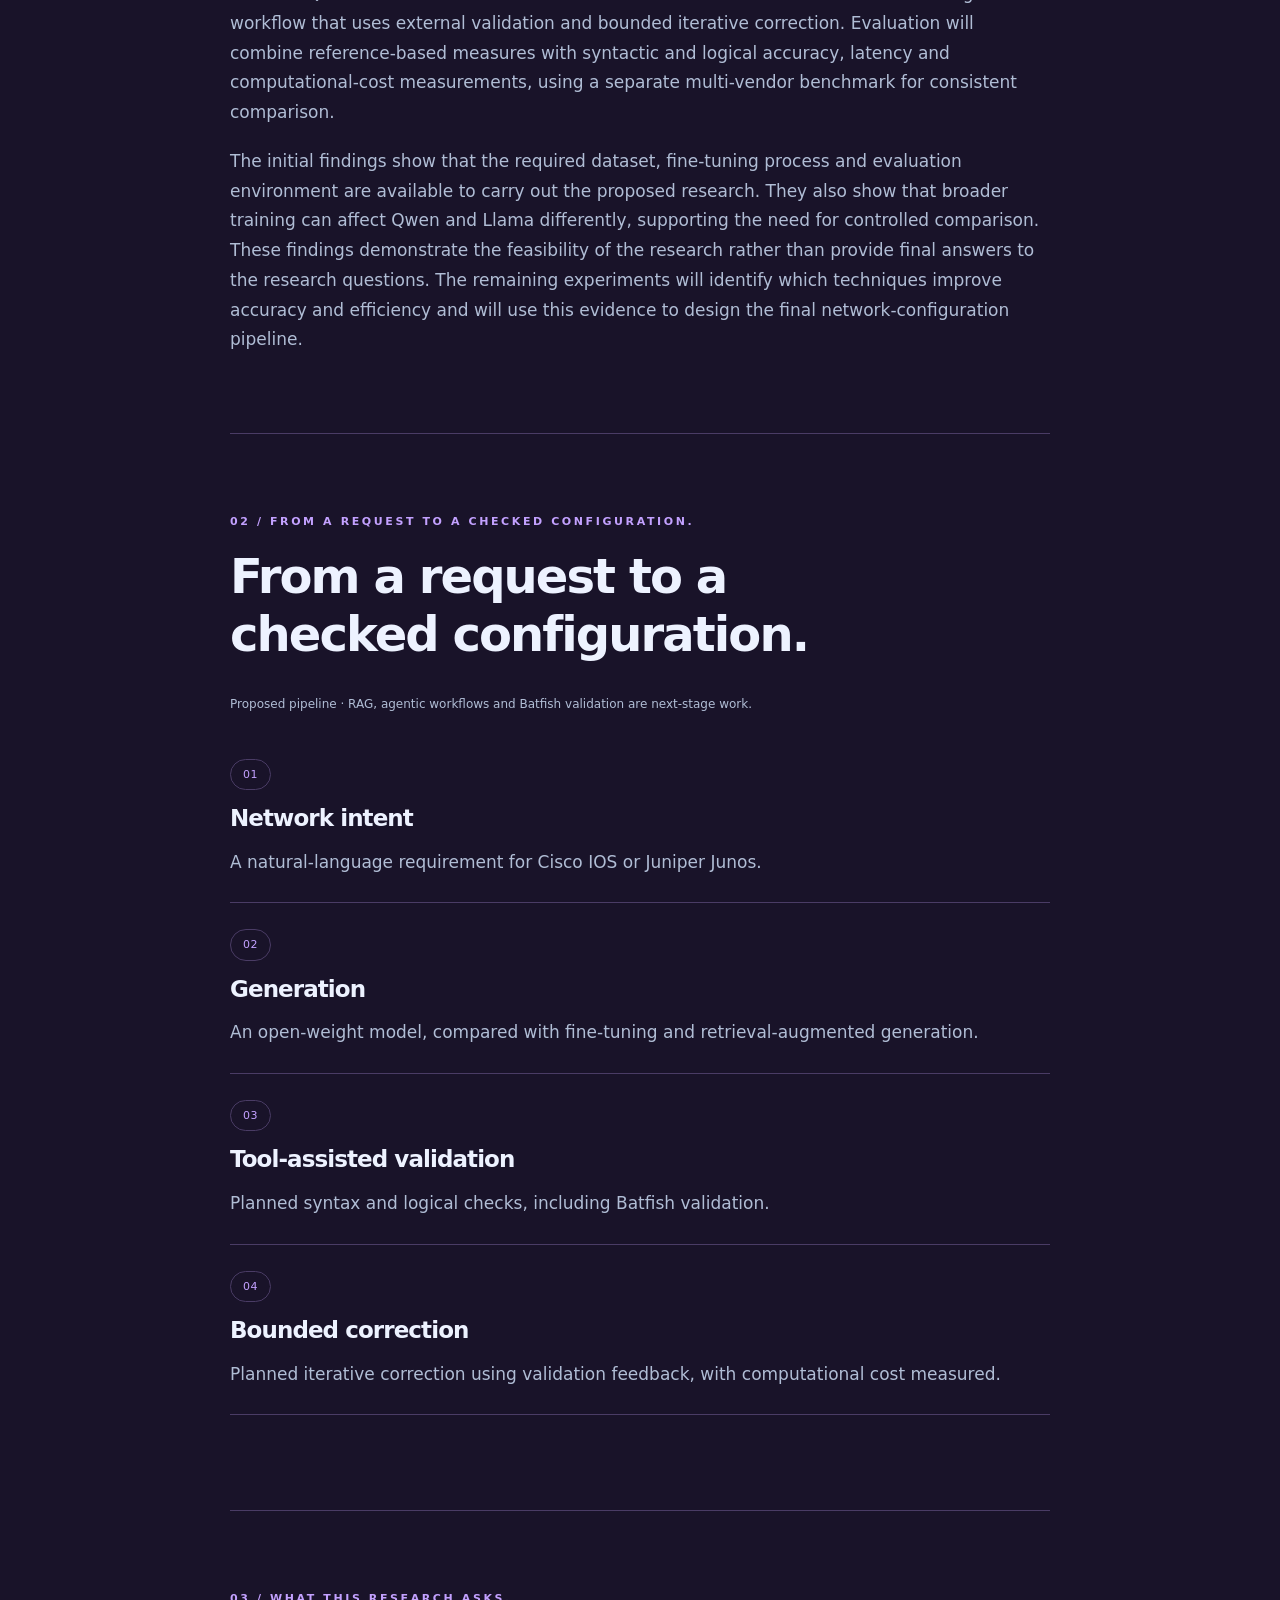
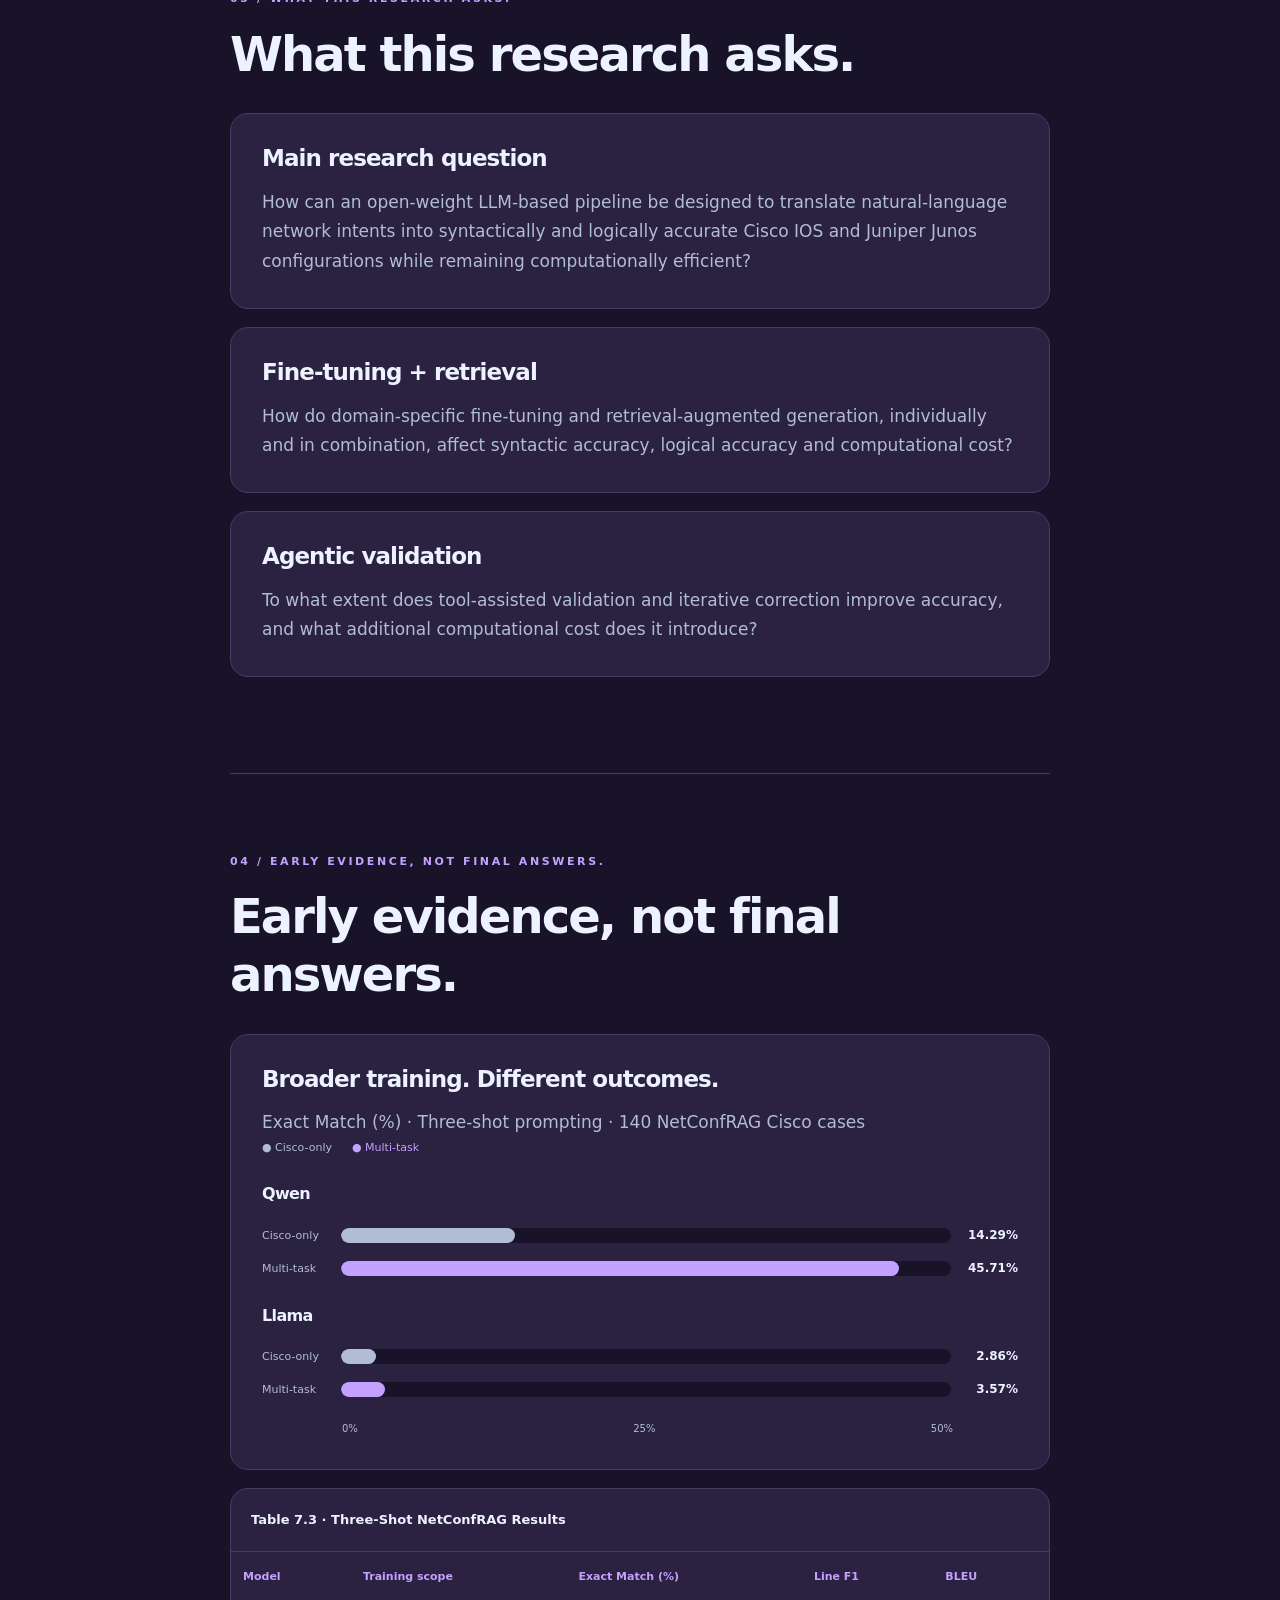
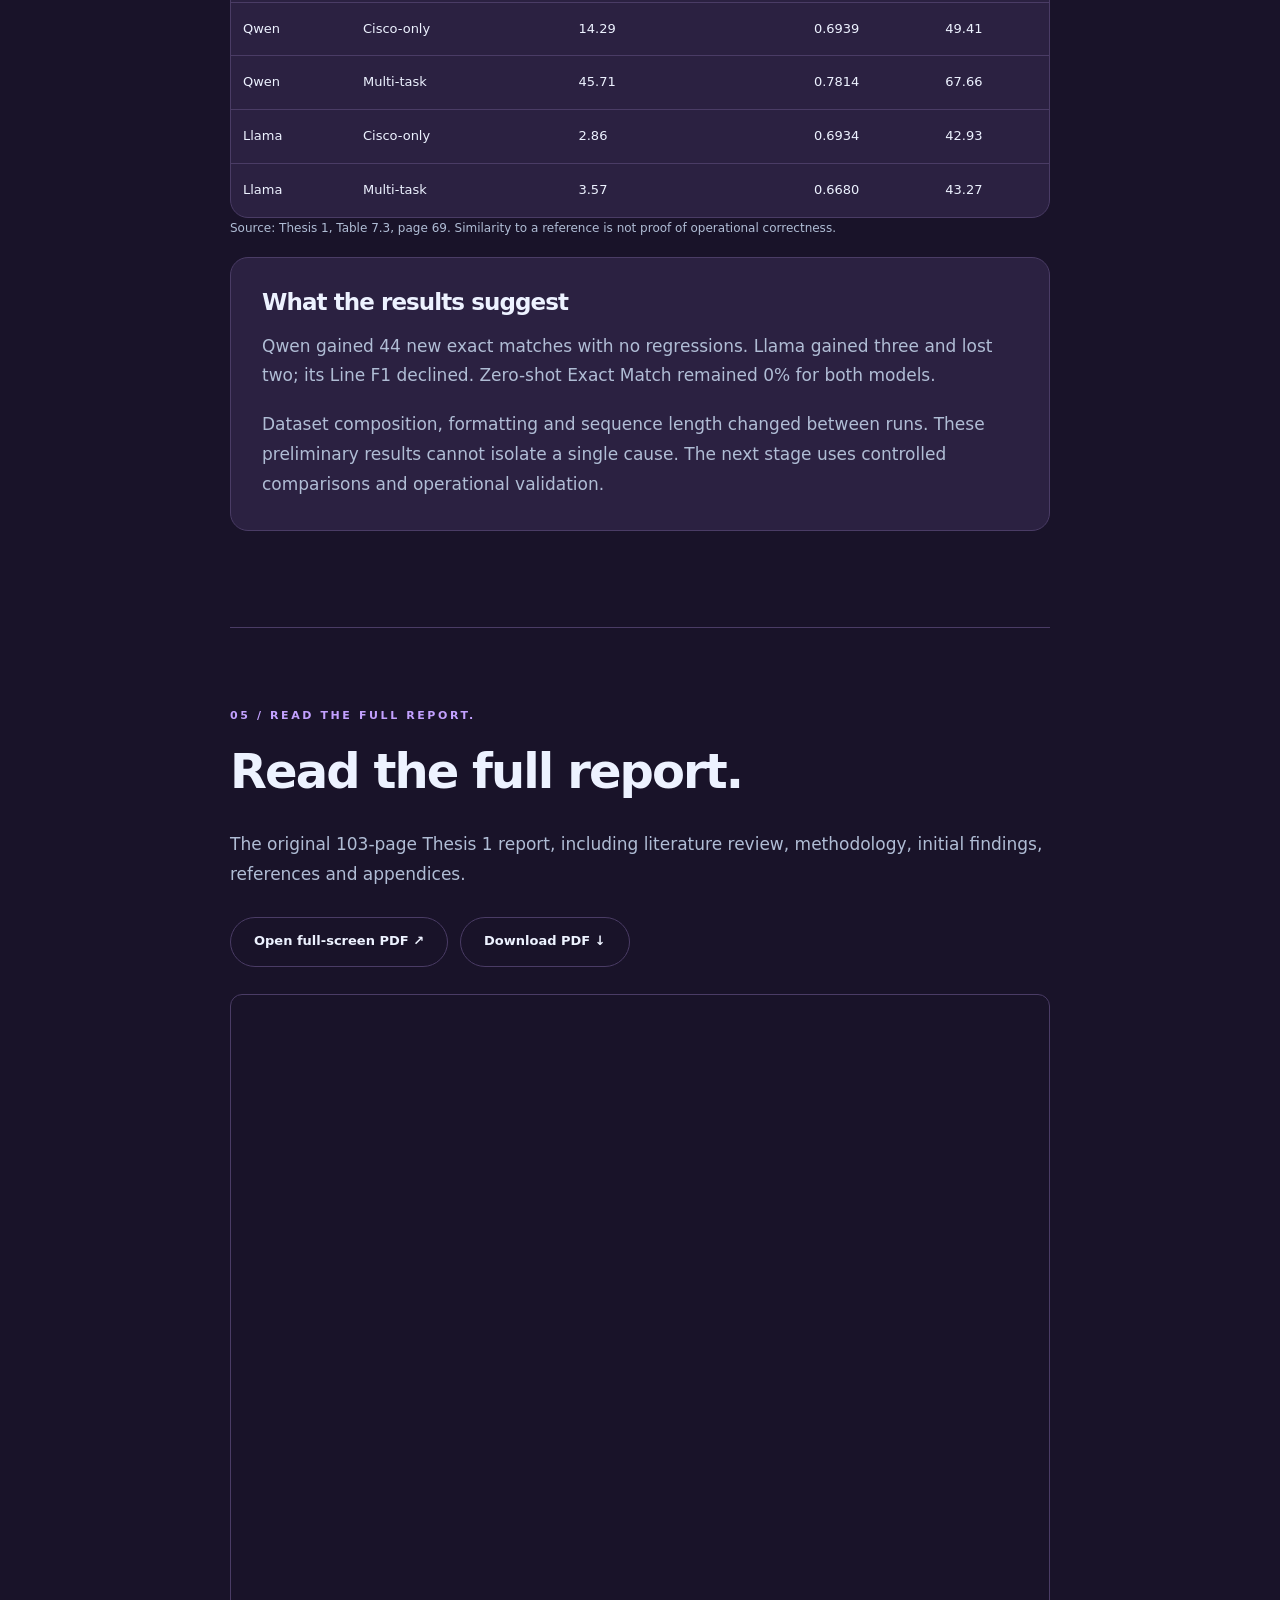
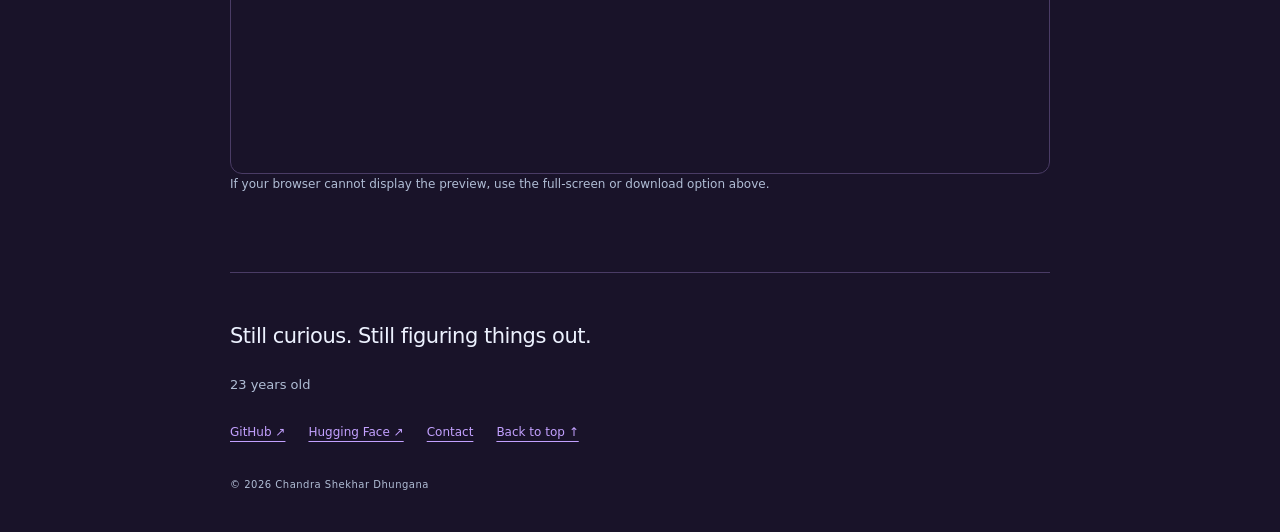
<file: thesis.html>
<!doctype html><html lang="en" data-theme="dark"><head><meta charset="utf-8"><meta name="viewport" content="width=device-width,initial-scale=1"><title>Thesis 1 | Chandra Shekhar Dhungana</title><meta name="description" content="Designing a Pipeline for Natural Language Driven Network Configuration using LLMs and Agentic AI"><meta name="theme-color" content="#191329"><script>try{document.documentElement.dataset.theme=localStorage.getItem('orbital-theme')||'dark'}catch(e){}</script><link rel="icon" href="assets/favicon.svg"><link rel="stylesheet" href="assets/styles.css"><script src="assets/site.js" defer></script><script src="assets/background.js" defer></script></head><body id="top"><a class="skip" href="#main">Skip to content</a><canvas id="orbits" aria-hidden="true"></canvas><header><div class="header-inner"><a class="brand" href="index.html" aria-label="Chandra — home">CHANDRA<span class="brand-dot"> / </span></a><div class="controls"><button id="theme" type="button">Light mode ◐</button><button id="motion" type="button" aria-pressed="false">Pause animation Ⅱ</button><button id="menu" class="menu" aria-expanded="false" aria-controls="nav">Menu ☰</button></div></div><nav id="nav" aria-label="Main navigation"><a href="index.html#home">Home</a><a href="index.html#myself">Myself</a><a href="index.html#research">Research</a><a href="index.html#work">Work</a><a href="index.html#education">Education</a><a href="index.html#hobbies">Hobbies</a><a href="index.html#projects">Projects</a><a href="index.html#contact">Contact</a></nav></header><main id="main"><section class="thesis-hero"><a class="text-link" href="index.html#research">← Back to research</a><div class="eyebrow">MR603 · CANDIDATURE CONFIRMATION REPORT</div><h1>Designing a Pipeline for Natural Language Driven Network Configuration using LLMs and Agentic AI</h1><p class="intro">Chandra Shekhar Dhungana</p><div class="tags"><span>Thesis 1 — Higher Distinction</span><span>Submitted 5 October 2026</span><span>103 pages</span></div><p>School of IT and Engineering, Melbourne Institute of Technology</p><p class="caption">Supervisor: Dr Farhana Afroz · Cluster lead: Dr Mahdi Saki<br>Cluster: AI-Driven Secure and Intelligent Networked Systems</p><div class="actions"><a class="button primary" href="#read">Read the thesis ↓</a><a class="button" href="assets/Thesis1_ChandraDhungana.pdf" download>Download PDF ↓</a></div></section><section id="abstract" aria-labelledby="abstract-title"><div class="section-label">01 / The research, in brief.</div><h2 id="abstract-title">The research, in brief.</h2><p>Network configuration is a fundamental part of network management, but translating operational requirements into correct device-level configurations remains difficult because configurations are precise, vendor-specific and sensitive to small errors. Large Language Models (LLMs) provide a promising way to translate natural-language intents into configurations, yet existing studies use different models, datasets, vendors and evaluation methods, making it difficult to determine which techniques actually improve accuracy and whether their benefits justify the computational cost.</p><p>This research investigates how an open-weight LLM-based pipeline can generate syntactically and logically accurate Cisco IOS and Juniper Junos configurations while remaining computationally efficient. The study uses a controlled experimental design to evaluate fine-tuning and Retrieval-Augmented Generation (RAG), individually and in combination, across selected Qwen and Llama models. Selected models will then be evaluated within an agentic workflow that uses external validation and bounded iterative correction. Evaluation will combine reference-based measures with syntactic and logical accuracy, latency and computational-cost measurements, using a separate multi-vendor benchmark for consistent comparison.</p><p>The initial findings show that the required dataset, fine-tuning process and evaluation environment are available to carry out the proposed research. They also show that broader training can affect Qwen and Llama differently, supporting the need for controlled comparison. These findings demonstrate the feasibility of the research rather than provide final answers to the research questions. The remaining experiments will identify which techniques improve accuracy and efficiency and will use this evidence to design the final network-configuration pipeline.</p></section><section id="pipeline" aria-labelledby="pipeline-title"><div class="section-label">02 / From a request to a checked configuration.</div><h2 id="pipeline-title">From a request to a checked configuration.</h2><p class="caption">Proposed pipeline · RAG, agentic workflows and Batfish validation are next-stage work.</p><ol class="pipeline"><li><span class="pill">01</span><h3>Network intent</h3><p>A natural-language requirement for Cisco IOS or Juniper Junos.</p></li><li><span class="pill">02</span><h3>Generation</h3><p>An open-weight model, compared with fine-tuning and retrieval-augmented generation.</p></li><li><span class="pill">03</span><h3>Tool-assisted validation</h3><p>Planned syntax and logical checks, including Batfish validation.</p></li><li><span class="pill">04</span><h3>Bounded correction</h3><p>Planned iterative correction using validation feedback, with computational cost measured.</p></li></ol></section><section id="questions" aria-labelledby="questions-title"><div class="section-label">03 / What this research asks.</div><h2 id="questions-title">What this research asks.</h2><article class="card "><h3>Main research question</h3><p>How can an open-weight LLM-based pipeline be designed to translate natural-language network intents into syntactically and logically accurate Cisco IOS and Juniper Junos configurations while remaining computationally efficient?</p></article><article class="card "><h3>Fine-tuning + retrieval</h3><p>How do domain-specific fine-tuning and retrieval-augmented generation, individually and in combination, affect syntactic accuracy, logical accuracy and computational cost?</p></article><article class="card "><h3>Agentic validation</h3><p>To what extent does tool-assisted validation and iterative correction improve accuracy, and what additional computational cost does it introduce?</p></article></section><section id="findings" aria-labelledby="findings-title"><div class="section-label">04 / Early evidence, not final answers.</div><h2 id="findings-title">Early evidence, not final answers.</h2><figure class="card chart"><figcaption><h3>Broader training. Different outcomes.</h3><p>Exact Match (%) · Three-shot prompting · 140 NetConfRAG Cisco cases</p></figcaption><div class="legend"><span>● Cisco-only</span><span>● Multi-task</span></div><h4>Qwen</h4><div class="bar-row"><span>Cisco-only</span><div class="bar-track"><div class="bar " style="width:28.58%"></div></div><strong>14.29%</strong></div><div class="bar-row"><span>Multi-task</span><div class="bar-track"><div class="bar multi" style="width:91.42%"></div></div><strong>45.71%</strong></div><h4>Llama</h4><div class="bar-row"><span>Cisco-only</span><div class="bar-track"><div class="bar " style="width:5.72%"></div></div><strong>2.86%</strong></div><div class="bar-row"><span>Multi-task</span><div class="bar-track"><div class="bar multi" style="width:7.14%"></div></div><strong>3.57%</strong></div><div class="axis"><span>0%</span><span>25%</span><span>50%</span></div></figure><div class="table-wrap"><table><caption>Table 7.3 · Three-Shot NetConfRAG Results</caption><thead><tr><th scope="col">Model</th><th scope="col">Training scope</th><th scope="col">Exact Match (%)</th><th scope="col">Line F1</th><th scope="col">BLEU</th></tr></thead><tbody><tr><td>Qwen</td><td>Cisco-only</td><td>14.29</td><td>0.6939</td><td>49.41</td></tr><tr><td>Qwen</td><td>Multi-task</td><td>45.71</td><td>0.7814</td><td>67.66</td></tr><tr><td>Llama</td><td>Cisco-only</td><td>2.86</td><td>0.6934</td><td>42.93</td></tr><tr><td>Llama</td><td>Multi-task</td><td>3.57</td><td>0.6680</td><td>43.27</td></tr></tbody></table></div><p class="caption">Source: Thesis 1, Table 7.3, page 69. Similarity to a reference is not proof of operational correctness.</p><article class="card "><h3>What the results suggest</h3><p>Qwen gained 44 new exact matches with no regressions. Llama gained three and lost two; its Line F1 declined. Zero-shot Exact Match remained 0% for both models.</p><p>Dataset composition, formatting and sequence length changed between runs. These preliminary results cannot isolate a single cause. The next stage uses controlled comparisons and operational validation.</p></article></section><section id="read" aria-labelledby="read-title"><div class="section-label">05 / Read the full report.</div><h2 id="read-title">Read the full report.</h2><p>The original 103-page Thesis 1 report, including literature review, methodology, initial findings, references and appendices.</p><div class="actions"><a class="button" href="assets/Thesis1_ChandraDhungana.pdf" target="_blank">Open full-screen PDF ↗</a><a class="button" href="assets/Thesis1_ChandraDhungana.pdf" download>Download PDF ↓</a></div><iframe class="pdf" src="assets/Thesis1_ChandraDhungana.pdf#page=1" title="Complete Thesis 1 report"></iframe><p class="caption">If your browser cannot display the preview, use the full-screen or download option above.</p></section></main><footer><p class="footer-line">Still curious. Still figuring things out.</p><p id="age"></p><div class="footer-links"><a href="https://github.com/Epetra1">GitHub ↗</a><a href="https://huggingface.co/ChandraDhungana">Hugging Face ↗</a><a href="index.html#contact">Contact</a><a href="#top">Back to top ↑</a></div><small>© <span id="year">2026</span> Chandra Shekhar Dhungana</small></footer></body></html>
</file>
<file: assets/styles.css>
:root{color-scheme:dark;--bg:#191329;--card:#2B2141;--heading:#EDF2FF;--text:#B0BDD5;--accent:#C3A1FF;--border:#4A3C65;--ring:.20;--header:rgba(25,19,41,.94)}[data-theme=light]{color-scheme:light;--bg:#FCF7F1;--card:#F1E7DF;--heading:#202B44;--text:#54617B;--accent:#85513A;--border:#DFCCBD;--ring:.17;--header:rgba(252,247,241,.94)}*{box-sizing:border-box}html{scroll-behavior:smooth;scroll-padding-top:155px}body{margin:0;background:var(--bg);color:var(--text);font:17px/1.75 system-ui,-apple-system,BlinkMacSystemFont,"Segoe UI",sans-serif;overflow-wrap:anywhere}::selection{background:var(--accent);color:var(--bg)}a{color:var(--accent);text-decoration-thickness:1px;text-underline-offset:5px}button,input,textarea{font:inherit}button,a,input,textarea,summary{ -webkit-tap-highlight-color:transparent}button{cursor:pointer}button:focus-visible,a:focus-visible,summary:focus-visible,input:focus-visible,textarea:focus-visible{outline:3px solid var(--accent);outline-offset:5px}#orbits{position:fixed;inset:0;width:100%;height:100%;z-index:-1;pointer-events:none}header{position:sticky;top:0;z-index:10;background:var(--header);border-bottom:1px solid var(--border);backdrop-filter:blur(18px)}.header-inner{max-width:1050px;margin:auto;padding:17px 28px;display:flex;align-items:center;justify-content:space-between;gap:15px}.brand{font-size:12px;letter-spacing:2px;text-decoration:none;color:var(--heading);font-weight:750;display:flex;align-items:center;gap:10px}.brand-mark{display:inline-grid;place-items:center;font-size:25px;font-weight:500;letter-spacing:-2px;width:39px;height:39px;border:1px solid var(--accent);border-radius:50%;color:var(--accent)}.brand-dot{color:var(--accent)}.controls{display:flex;gap:8px}.controls button{border:1px solid var(--border);background:transparent;color:var(--heading);border-radius:30px;min-height:44px;padding:7px 14px;font-size:12px}.controls button:hover{border-color:var(--accent)}nav{max-width:900px;margin:auto;padding:0 20px 13px;display:flex;gap:24px;justify-content:center;flex-wrap:wrap}nav a{font-size:12px;text-decoration:none;color:var(--text)}nav a:hover,nav a.active{color:var(--accent)}.menu{display:none}main,footer{width:min(820px,calc(100% - 56px));margin:auto}section{padding:78px 0;border-bottom:1px solid var(--border)}.hero{padding-top:80px;min-height:calc(100svh - 120px);display:flex;flex-direction:column;justify-content:center;align-items:flex-start}.eyebrow,.section-label{font-size:11px;font-weight:650;letter-spacing:2.6px;color:var(--accent);text-transform:uppercase}.eyebrow{margin-bottom:28px}.live-dot{display:inline-block;width:7px;height:7px;border-radius:50%;background:var(--accent);margin-right:10px;box-shadow:0 0 15px var(--accent)}h1,h2,h3,h4{color:var(--heading);line-height:1.2;letter-spacing:-.04em}h1{font-size:clamp(58px,10vw,104px);font-weight:650;margin:0 0 25px;line-height:.99;animation:arrival .6s ease-out both}h1>span{color:var(--accent)}.heading-dot{color:var(--heading)}.roles{font-size:14px;letter-spacing:.4px;margin-top:8px}.intro{font-size:20px;max-width:540px;margin-top:8px}.actions{display:flex;flex-wrap:wrap;gap:12px;margin:27px 0}.button{display:inline-flex;justify-content:center;align-items:center;gap:20px;min-height:50px;padding:12px 23px;border:1px solid var(--border);border-radius:100px;color:var(--heading);background:transparent;text-decoration:none;font-size:13px;font-weight:650;transition:transform .2s,border-color .2s}.button.primary{background:var(--accent);border-color:var(--accent);color:var(--bg)}.button:hover{transform:translateY(-3px);border-color:var(--accent)}.scroll-cue{font-size:10px;letter-spacing:2px;text-decoration:none;margin-top:52px;color:var(--text)}.scroll-cue span{margin-left:24px;color:var(--accent)}h2{font-size:clamp(32px,5vw,48px);font-weight:550;margin:17px 0 30px;max-width:660px}h3{font-size:23px;font-weight:550;margin:0 0 15px}h4{font-size:16px;margin-top:27px}p{margin:0 0 19px}p:last-child{margin-bottom:0}.card{padding:31px;margin:18px 0;background:var(--card);border:1px solid var(--border);border-radius:18px;transition:transform .2s,border-color .2s}.card:hover{transform:translateY(-5px);border-color:var(--accent)}blockquote{margin:36px 0;padding:10px 0 10px 25px;border-left:2px solid var(--accent);font-size:27px;line-height:1.45;color:var(--heading);letter-spacing:-.6px}.tags{display:flex;flex-wrap:wrap;gap:9px}.tags span,.pill{display:inline-block;border:1px solid var(--border);border-radius:100px;padding:5px 12px;font-size:11px;color:var(--accent);letter-spacing:.4px}.caption{font-size:12px;line-height:1.7}.subheading{margin:43px 0 23px}.timeline{margin:28px 0 32px 8px;padding:0 0 0 28px;border-left:1px solid var(--border);list-style:none}.timeline li{position:relative;padding:0 0 35px 10px}.timeline li:last-child{padding-bottom:0}.timeline li:before{content:"";position:absolute;width:9px;height:9px;border-radius:50%;background:var(--accent);border:4px solid var(--bg);left:-37px;top:9px;box-sizing:content-box;transition:transform .2s}.timeline li:hover:before{transform:scale(1.25)}time{display:block;color:var(--heading);font-size:15px;margin-bottom:7px}.timeline .pill{margin-bottom:9px}.timeline p{font-size:14px}.role-heading{display:flex;gap:18px;align-items:center}.role-heading h3{margin:0 0 5px;font-size:21px}.org{font-size:13px;margin:0;color:var(--accent)}.job>.caption{margin:15px 0}details{border-top:1px solid var(--border);margin-top:23px;padding-top:17px}summary{cursor:pointer;color:var(--accent);font-size:13px;min-height:40px;padding:6px 0}details[open] summary{margin-bottom:15px}.original{font-size:14px;line-height:1.85}.original a{word-break:break-word}.hobbies{display:flex;flex-direction:column;gap:12px}.hobbies>span{padding:16px 20px;border-bottom:1px solid var(--border);color:var(--heading)}.hobbies b{display:inline-block;width:46px;color:var(--accent);font-size:24px;font-weight:400}form{background:var(--card);border:1px solid var(--border);padding:30px;border-radius:18px}fieldset{border:0;margin:0;padding:0}label{display:block;color:var(--heading);font-size:13px;margin-bottom:8px}input,textarea{width:100%;padding:14px;border:1px solid var(--border);background:var(--bg);color:var(--heading);border-radius:10px;margin-bottom:23px}textarea{resize:vertical}fieldset:disabled{opacity:.55}.honey{display:none}.form-status{font-size:13px;color:var(--accent);margin-top:16px}footer{padding:45px 0 35px}footer .footer-line{font-size:21px;color:var(--heading);letter-spacing:-.5px}#age{font-size:13px}.footer-links{display:flex;flex-wrap:wrap;gap:23px;margin:25px 0;font-size:12px}footer small{font-size:10px;letter-spacing:.5px}.pdf{display:block;width:100%;height:780px;border:1px solid var(--border);border-radius:12px;background:var(--bg);margin-top:25px}.small-reader{height:420px}.thesis-hero h1{font-size:clamp(36px,6vw,62px);line-height:1.12;margin-top:22px}.thesis-hero>.text-link{display:inline-block;margin-bottom:40px;font-size:13px}.thesis-hero .tags{margin-bottom:25px}.pipeline{list-style:none;padding:0;counter-reset:step}.pipeline li{padding:25px 0;border-bottom:1px solid var(--border)}.pipeline .pill{margin-bottom:15px}.table-wrap{width:100%;overflow:auto;border:1px solid var(--border);border-radius:18px;background:var(--card)}table{width:100%;border-collapse:collapse;font-size:13px}caption{padding:20px;text-align:left;color:var(--heading);font-weight:650}th,td{text-align:left;padding:15px 12px;border-top:1px solid var(--border)}th{color:var(--accent);font-size:11px}td{color:var(--heading)}.legend{display:flex;gap:20px;font-size:11px}.legend span:first-child{color:var(--text)}.legend span:last-child{color:var(--accent)}.bar-row{display:flex;align-items:center;gap:12px;margin:12px 0;font-size:11px}.bar-row>span{width:67px;flex-shrink:0}.bar-row strong{width:55px;text-align:right;color:var(--heading);font-size:12px}.bar-track{flex:1;height:15px;background:var(--bg);border-radius:20px;overflow:hidden}.bar{height:100%;border-radius:20px;background:var(--text)}.bar.multi{background:var(--accent)}.axis{margin:20px 65px 0 80px;display:flex;justify-content:space-between;font-size:10px}.skip{position:fixed;top:-100px;left:10px;z-index:100;background:var(--accent);color:var(--bg);padding:10px}.skip:focus{top:10px}@keyframes arrival{from{opacity:0;transform:translateY(20px)}to{opacity:1;transform:translateY(0)}}html.paused *,html.paused *:before{animation-play-state:paused!important}@media(max-width:650px){body{font-size:15px}.header-inner{padding:12px 18px;gap:8px}.brand{font-size:0;gap:0}.brand-mark{font-size:25px}.brand-dot{display:none}.controls{gap:5px}.controls button{padding:7px 10px;font-size:10px}.menu{display:block}nav{display:none;gap:0;padding:10px 20px 20px;flex-direction:column}nav.open{display:flex}nav a{padding:9px;min-height:44px}main,footer{width:calc(100% - 36px)}section{padding:55px 0}.hero{padding-top:45px;min-height:calc(100svh - 70px)}h1{font-size:clamp(52px,13vw,78px)}.eyebrow{font-size:9px;letter-spacing:2px}.roles{font-size:12px;max-width:290px}.intro{font-size:18px}.actions{gap:9px}.button{padding:12px 17px;font-size:12px}.card,form{padding:23px}.card h3{font-size:21px}.role-heading{gap:12px}.role-heading h3{font-size:18px}.scroll-cue{margin-top:35px}.pdf{height:600px}.small-reader{height:340px}th,td{padding:12px 7px;font-size:11px}.chart{padding:22px 16px}.bar-row{gap:7px}.bar-row>span{width:61px}.thesis-hero h1{font-size:36px}}@media(prefers-reduced-motion:reduce){html{scroll-behavior:auto}*,*:before{animation:none!important;transition:none!important}.card:hover,.button:hover{transform:none}}

.logo-tile{display:inline-flex;align-items:center;justify-content:center;width:60px;height:60px;flex-shrink:0;padding:9px;border:1px solid var(--border);border-radius:12px;background:#fff;text-decoration:none}.brand-logo{display:block;max-width:100%;width:100%;height:100%;object-fit:contain}.logo-tile:hover{border-color:var(--accent)}
/* Navbar: logo left, links centered on the page, controls right, on one row where they fit. */
.brand-mark{font-size:22px;line-height:1;letter-spacing:0;padding-bottom:4px}
@media(min-width:1100px){header{display:grid;grid-template-columns:1fr auto 1fr;align-items:center;column-gap:20px;padding:12px max(28px,calc((100% - 1120px)/2 + 28px))}.header-inner{display:contents}.brand{grid-column:1;grid-row:1;justify-self:start}nav{grid-column:2;grid-row:1;margin:0;padding:0;flex-wrap:nowrap}.controls{grid-column:3;grid-row:1;justify-self:end}}
/* Logo tiles: wide enough for horizontal wordmarks. */
.role-heading .logo-tile{width:104px;padding:8px}
.logo-tile.edu-logo{width:170px;height:76px;margin-bottom:15px}
</file>
